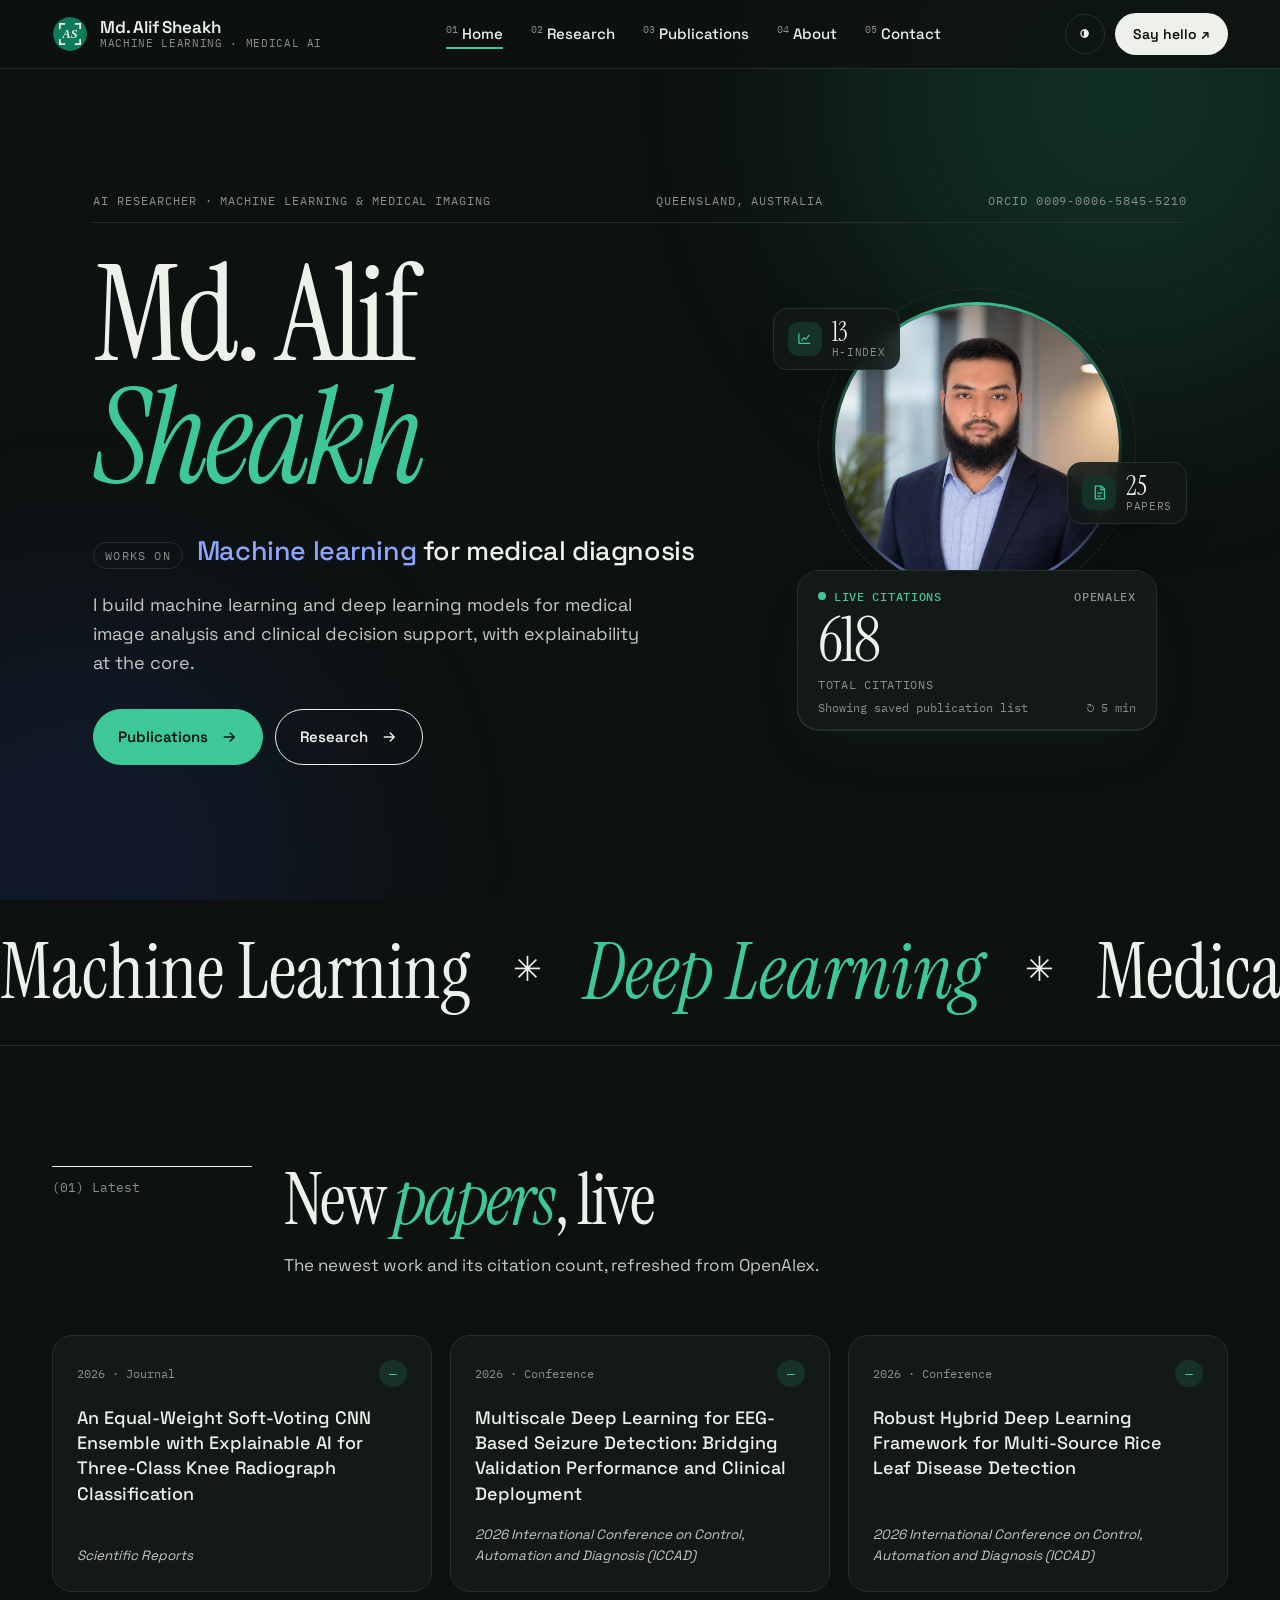
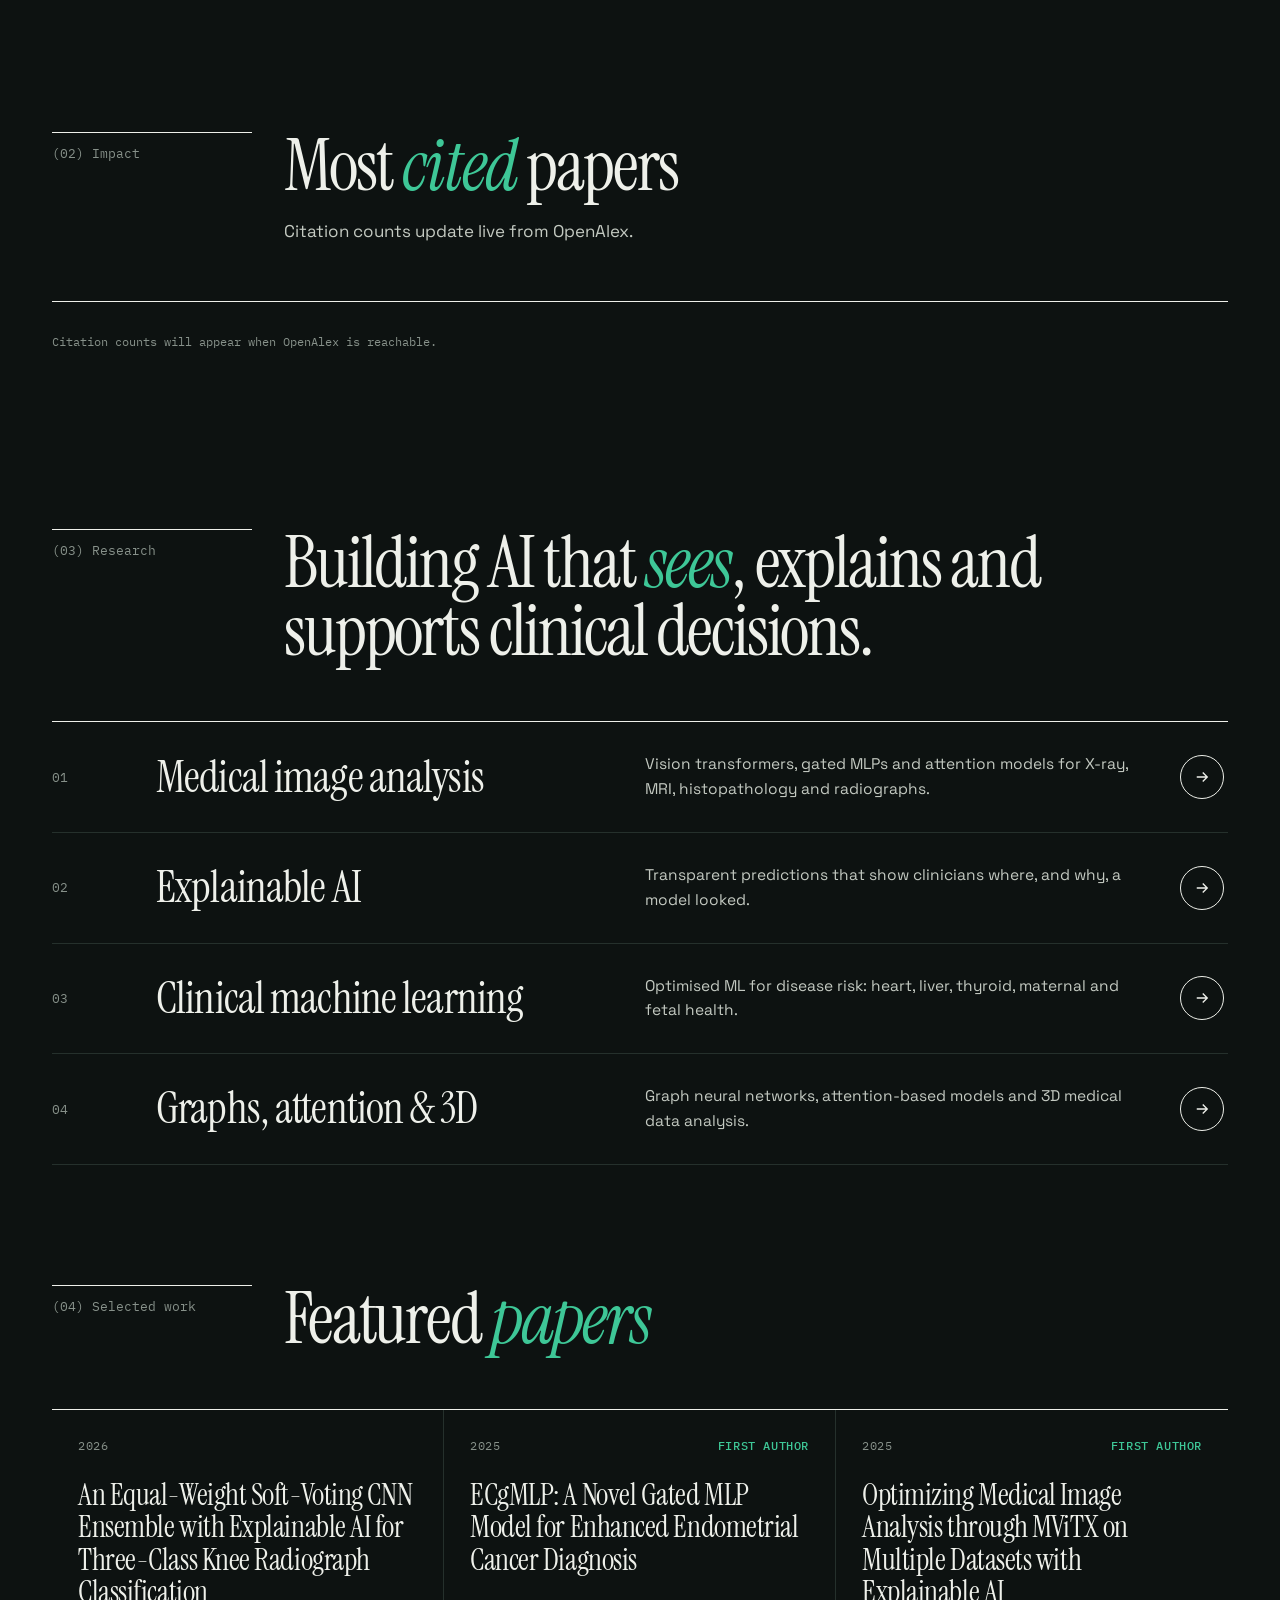
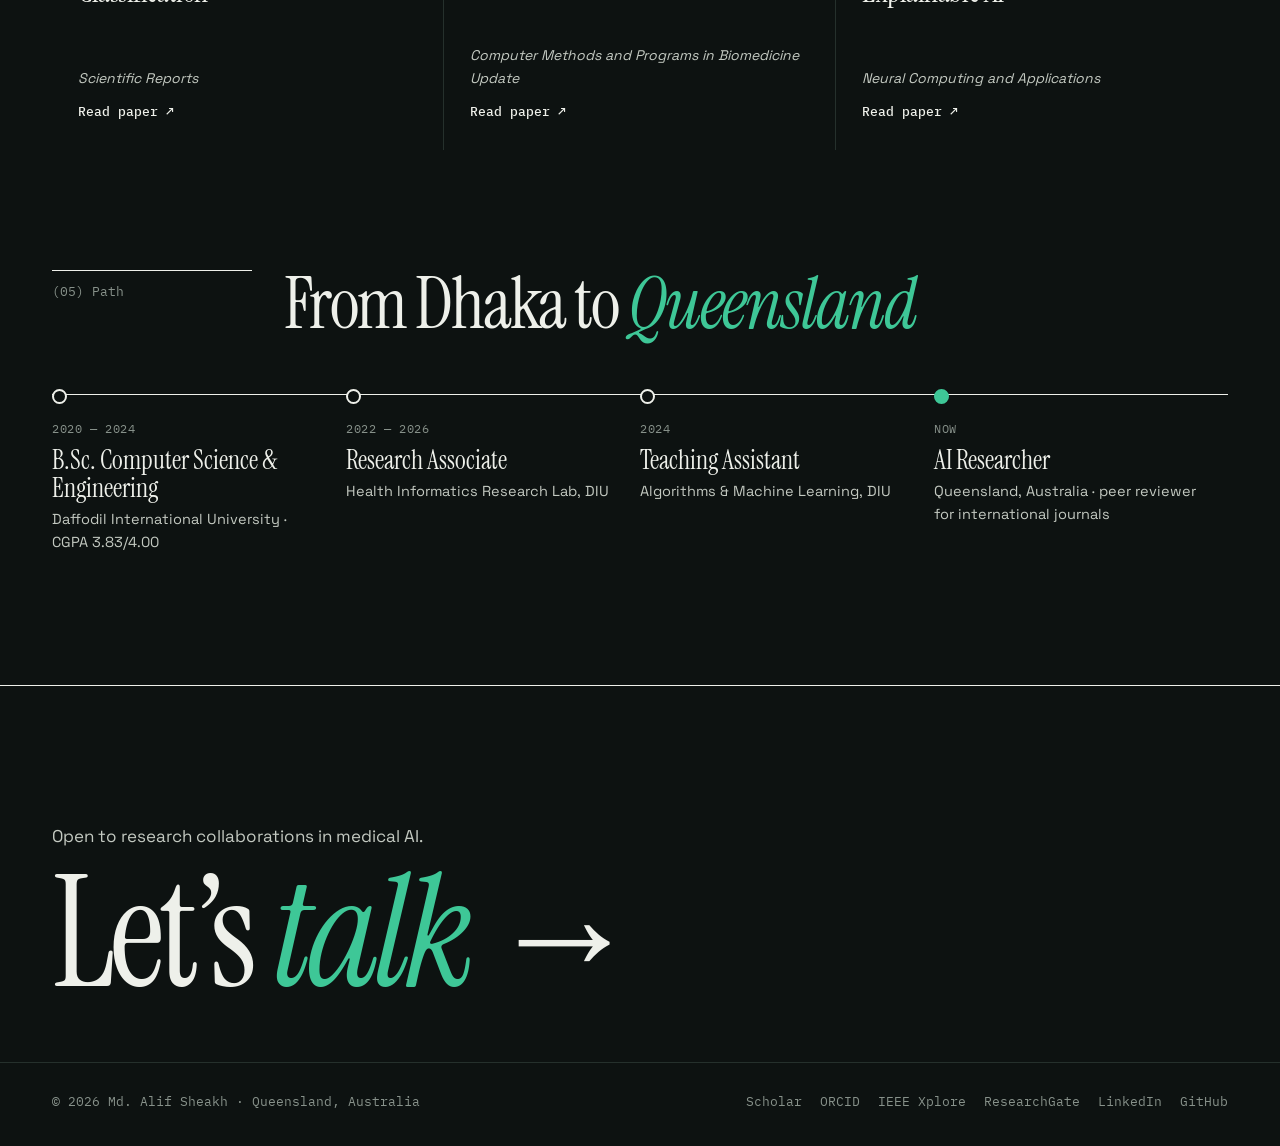
<file: index.html>
<!DOCTYPE html>
<html lang="en">
<head>
<meta charset="utf-8"><meta name="viewport" content="width=device-width, initial-scale=1">
<title>Md. Alif Sheakh — AI Researcher, Medical Imaging</title>
<meta name="description" content="Md. Alif Sheakh builds machine learning and deep learning models for medical image analysis and clinical decision support.">
<meta property="og:title" content="Md. Alif Sheakh — AI Researcher, Medical Imaging"><meta property="og:description" content="Md. Alif Sheakh builds machine learning and deep learning models for medical image analysis and clinical decision support.">
<link rel="icon" href="favicon.svg" type="image/svg+xml">
<link rel="preconnect" href="https://fonts.googleapis.com"><link rel="preconnect" href="https://fonts.gstatic.com" crossorigin>
<link href="https://fonts.googleapis.com/css2?family=Instrument+Serif:ital@0;1&family=Space+Grotesk:wght@400;500;600&family=IBM+Plex+Mono:wght@400;500&display=swap" rel="stylesheet">
<link rel="stylesheet" href="assets/style.css">
</head>
<body>

<main>
<section class="hero">
  <div class="wrap">
    <div class="hero-top"><span>AI researcher · Machine learning &amp; medical imaging</span><span>Queensland, Australia</span><span>ORCID 0009-0006-5845-5210</span></div>
    <div class="hero-grid">
      <div>
        <h1><span class="w"><span>Md. Alif</span></span><span class="w"><span class="accent">Sheakh</span></span></h1>
        <div class="swap"><span class="lbl">Works on</span>
          <div class="swap-box" id="swap">
            <span><b>Machine learning</b> for medical diagnosis</span>
            <span><b>Deep learning</b> &amp; vision transformers</span>
            <span><b>Explainable AI</b> clinicians can trust</span>
            <span><b>Attention-based models</b> for imaging</span>
            <span><b>Graph neural networks</b> &amp; 3D data</span>
          </div>
        </div>
        <p class="lede">I build machine learning and deep learning models for medical image analysis and clinical decision support, with explainability at the core.</p>
        <div class="cta-row"><a class="btn fill" href="publications.html">Publications <svg viewBox="0 0 24 24" fill="none" stroke="currentColor" stroke-width="1.8"><path d="M5 12h14M13 6l6 6-6 6"/></svg></a><a class="btn" href="research.html">Research <svg viewBox="0 0 24 24" fill="none" stroke="currentColor" stroke-width="1.8"><path d="M5 12h14M13 6l6 6-6 6"/></svg></a></div>
      </div>
      <div class="hv">
        <div class="photo-frame tilt"><div class="photo-in"><img src="assets/photo.jpg" alt="Md. Alif Sheakh" width="900" height="900"></div></div>
        <div class="chip a"><span class="ic"><svg viewBox="0 0 24 24" fill="none" stroke="currentColor" stroke-width="1.8"><path d="M4 19V5M4 19h16M8 15l3-4 3 2 5-6"/></svg></span><span><b id="chip-h">13</b><small>h-index</small></span></div>
        <div class="chip b"><span class="ic"><svg viewBox="0 0 24 24" fill="none" stroke="currentColor" stroke-width="1.8"><path d="M6 3h9l4 4v14H6z"/><path d="M14 3v5h5M9 13h7M9 17h5"/></svg></span><span><b id="chip-w">25</b><small>Papers</small></span></div>
        <aside class="live" aria-live="polite">
          <div class="live-h"><span class="dot"><i></i>Live citations</span><span>OpenAlex</span></div>
          <div class="live-big"><div><b id="n-cites">618</b><small>Total citations</small></div><div class="spark" id="spark"></div></div>
          <div class="upd"><span id="sync">Connecting…</span><span>↻ 5 min</span></div>
        </aside>
      </div>
    </div>
    </div>
  </div>
</section>

<div class="marq" aria-hidden="true"><div class="tr">
  <span>Machine Learning</span><span>Deep Learning</span><span>Medical Imaging</span><span>Explainable AI</span><span>Computer Vision</span><span>Vision Transformers</span>
  <span>Machine Learning</span><span>Deep Learning</span><span>Medical Imaging</span><span>Explainable AI</span><span>Computer Vision</span><span>Vision Transformers</span>
</div></div>

<section class="s" style="padding-bottom:20px">
  <div class="wrap">
    <div class="sh"><div class="no">(01) Latest</div><div><h2>New <i>papers</i>, live</h2><p>The newest work and its citation count, refreshed from OpenAlex.</p></div></div>
    <div class="latest-grid" id="latest"></div>
  </div>
</section>

<section class="s" style="padding-bottom:40px">
  <div class="wrap">
    <div class="sh"><div class="no">(02) Impact</div><div><h2>Most <i>cited</i> papers</h2><p>Citation counts update live from OpenAlex.</p></div></div>
    <div class="board" id="board"></div>
  </div>
</section>

<section class="s">
  <div class="wrap">
    <div class="sh"><div class="no">(03) Research</div><div><h2>Building AI that <i>sees</i>, explains and supports clinical decisions.</h2></div></div>
    <div class="rows">
      <a class="row rv" href="research.html#imaging"><span class="n">01</span><h3>Medical image analysis</h3><p>Vision transformers, gated MLPs and attention models for X-ray, MRI, histopathology and radiographs.</p><span class="ar"><svg viewBox="0 0 24 24" fill="none" stroke="currentColor" stroke-width="1.8"><path d="M5 12h14M13 6l6 6-6 6"/></svg></span></a>
      <a class="row rv" href="research.html#xai"><span class="n">02</span><h3>Explainable AI</h3><p>Transparent predictions that show clinicians where, and why, a model looked.</p><span class="ar"><svg viewBox="0 0 24 24" fill="none" stroke="currentColor" stroke-width="1.8"><path d="M5 12h14M13 6l6 6-6 6"/></svg></span></a>
      <a class="row rv" href="research.html#ml"><span class="n">03</span><h3>Clinical machine learning</h3><p>Optimised ML for disease risk: heart, liver, thyroid, maternal and fetal health.</p><span class="ar"><svg viewBox="0 0 24 24" fill="none" stroke="currentColor" stroke-width="1.8"><path d="M5 12h14M13 6l6 6-6 6"/></svg></span></a>
      <a class="row rv" href="research.html#next"><span class="n">04</span><h3>Graphs, attention &amp; 3D</h3><p>Graph neural networks, attention-based models and 3D medical data analysis.</p><span class="ar"><svg viewBox="0 0 24 24" fill="none" stroke="currentColor" stroke-width="1.8"><path d="M5 12h14M13 6l6 6-6 6"/></svg></span></a>
    </div>
  </div>
</section>

<section class="s" style="padding-top:0">
  <div class="wrap">
    <div class="sh"><div class="no">(04) Selected work</div><div><h2>Featured <i>papers</i></h2></div></div>
    <div class="feat" id="feat"></div>
  </div>
</section>

<section class="s" style="padding-top:0">
  <div class="wrap">
    <div class="sh"><div class="no">(05) Path</div><div><h2>From Dhaka to <i>Queensland</i></h2></div></div>
    <div class="htl">
      <div class="st rv"><div class="y">2020 — 2024</div><h4>B.Sc. Computer Science &amp; Engineering</h4><p>Daffodil International University · CGPA 3.83/4.00</p></div>
      <div class="st rv d1"><div class="y">2022 — 2026</div><h4>Research Associate</h4><p>Health Informatics Research Lab, DIU</p></div>
      <div class="st rv d2"><div class="y">2024</div><h4>Teaching Assistant</h4><p>Algorithms &amp; Machine Learning, DIU</p></div>
      <div class="st now rv d3"><div class="y">NOW</div><h4>AI Researcher</h4><p>Queensland, Australia · peer reviewer for international journals</p></div>
    </div>
  </div>
</section>

<section class="closing">
  <div class="wrap">
    <p class="rv">Open to research collaborations in medical AI.</p>
    <a class="big rv" href="contact.html">Let’s <i>talk</i> <span>→</span></a>
  </div>
</section>
</main>
<script src="assets/main.js"></script>
<script src="assets/pubs.js"></script>
<script>
swapper(document.getElementById("swap"));
let first=true, prevCites={};
const link = p => p.doi ? "https://doi.org/"+p.doi : "publications.html";
loadPublications((d, mode) => {
  const s=d.stats, set=(id,v)=>{ const el=document.getElementById(id); if(v==null) return; el.dataset.from = first?0:(parseInt(el.textContent.replace(/,/g,""))||0); countTo(el,v); };
  set("n-cites",s.citations); set("chip-h",s.h); set("chip-w",s.works);
  document.getElementById("sync").textContent = mode==="live" ? "● Updated " + new Date(d.at).toLocaleTimeString([], {hour:"numeric", minute:"2-digit"}) : (mode==="cached" ? "Last synced " + new Date(d.at).toLocaleDateString() : "Saved figures");

  // sparkline: citations per year
  const yrs=(s.byYear||[]).filter(r=>r.cites>0).sort((a,b)=>a.year-b.year), mx=Math.max(1,...yrs.map(r=>r.cites));
  document.getElementById("spark").innerHTML = yrs.map((r,i)=>`<i title="${r.year}: ${r.cites}" style="height:${Math.max(4,r.cites/mx*64)}px;animation-delay:${i*.08}s"></i>`).join("");

  const pool=d.pubs.filter(p=>p.type!=="review");
  // latest papers with live citation counts (chip flashes when a count changes)
  const latest=pool.slice().sort((a,b)=>b.year-a.year||(b.cites||0)-(a.cites||0)).slice(0,3);
  document.getElementById("latest").innerHTML = latest.map((p,i)=>{ const k=p.doi||p.title, bump=!first&&prevCites[k]!=null&&prevCites[k]!==p.cites;
    return `<a class="lc rv ${i?'d'+i:''}" href="${link(p)}" target="_blank" rel="noopener"><div class="top"><span>${p.year} · ${p.type==="conference"?"Conference":p.type==="chapter"?"Chapter":"Journal"}</span><span class="cite-chip${bump?' bump':''}">${p.cites!=null?p.cites+' cites':'—'}</span></div><h3>${esc(p.title)}</h3><div class="v">${esc(p.venue)}</div></a>`; }).join("");
  reveal(document.getElementById("latest"));

  // most-cited board
  const top=pool.filter(p=>p.cites!=null).sort((a,b)=>b.cites-a.cites).slice(0,5), tmax=Math.max(1,...top.map(p=>p.cites));
  document.getElementById("board").innerHTML = top.length ? top.map((p,i)=>`<div class="bd rv"><span class="r">${i+1}</span><div><a href="${link(p)}" target="_blank" rel="noopener">${esc(p.title)}</a><small>${esc(p.venue)} · ${p.year}</small></div><div class="bar"><i style="width:${p.cites/tmax*100}%"></i></div><span class="n">${p.cites}</span></div>`).join("")
    : '<p class="note" style="padding:20px 0">Citation counts will appear when OpenAlex is reachable.</p>';
  reveal(document.getElementById("board"));

  // featured
  const pick=[...pool.filter(p=>p.featured).sort((a,b)=>b.year-a.year), ...pool.filter(p=>!p.featured&&isFirst(p)).sort((a,b)=>(b.cites||0)-(a.cites||0))].slice(0,3);
  document.getElementById("feat").innerHTML = pick.map((p,i)=>`<a class="fp rv ${i?'d'+i:''}" href="${link(p)}" target="_blank" rel="noopener">
     <div class="k"><span>${p.year}</span><b>${isFirst(p)?'First author':''}</b></div>
     <h3>${esc(p.title)}</h3>
     <div class="v"><i>${esc(p.venue)}</i>${p.cites!=null?' · <b>'+p.cites+'</b> citations':''}</div>
     <span class="go">Read paper ↗</span></a>`).join("");
  reveal(document.getElementById("feat"));
  pool.forEach(p=>prevCites[p.doi||p.title]=p.cites); first=false;
});
</script>

</body>
</html>
</file>
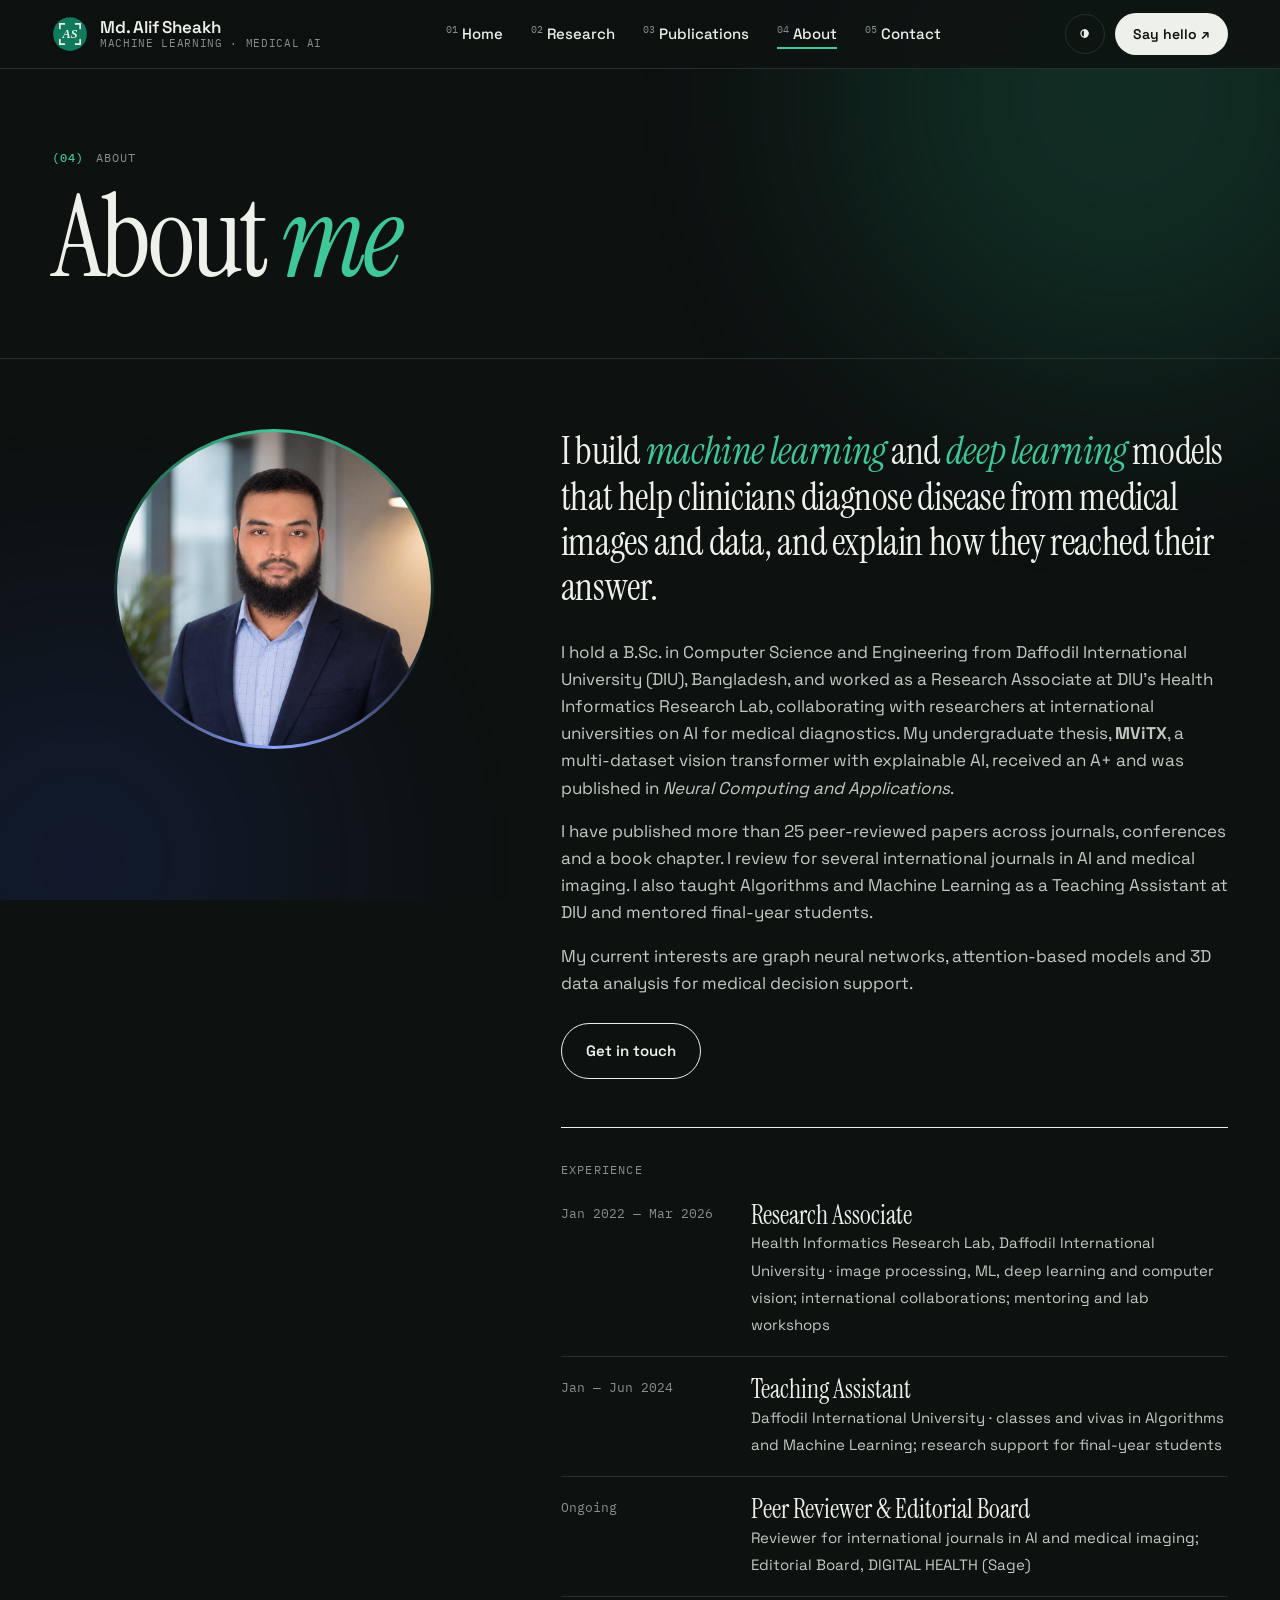
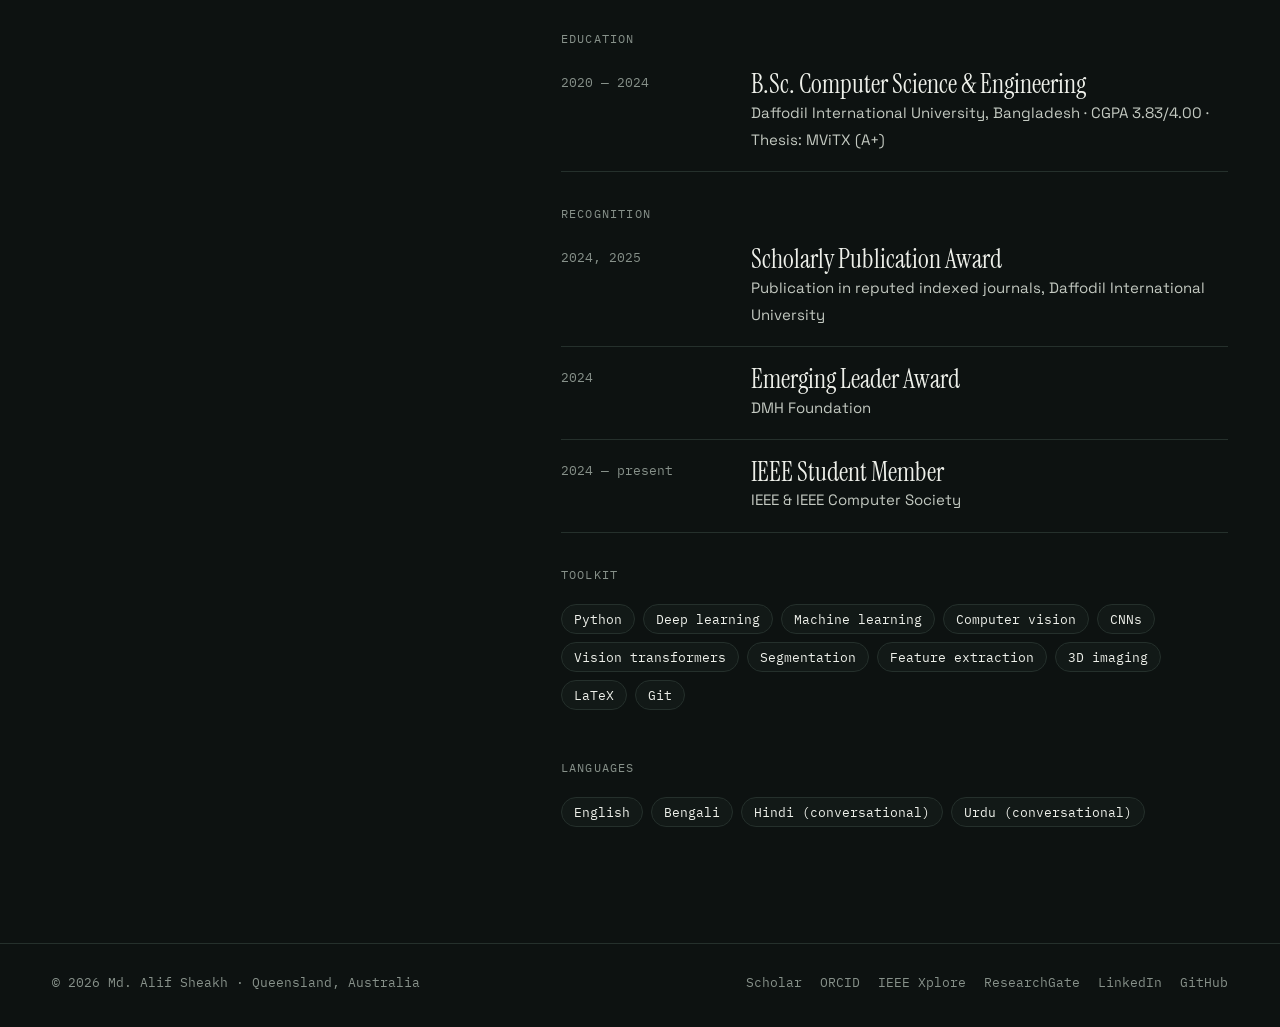
<file: about.html>
<!DOCTYPE html>
<html lang="en">
<head>
<meta charset="utf-8"><meta name="viewport" content="width=device-width, initial-scale=1">
<title>About — Md. Alif Sheakh</title>
<meta name="description" content="About Md. Alif Sheakh: education, research experience, editorial roles and awards.">
<meta property="og:title" content="About — Md. Alif Sheakh"><meta property="og:description" content="About Md. Alif Sheakh: education, research experience, editorial roles and awards.">
<link rel="icon" href="favicon.svg" type="image/svg+xml">
<link rel="preconnect" href="https://fonts.googleapis.com"><link rel="preconnect" href="https://fonts.gstatic.com" crossorigin>
<link href="https://fonts.googleapis.com/css2?family=Instrument+Serif:ital@0;1&family=Space+Grotesk:wght@400;500;600&family=IBM+Plex+Mono:wght@400;500&display=swap" rel="stylesheet">
<link rel="stylesheet" href="assets/style.css">
</head>
<body>

<header class="ph"><div class="wrap">
  <div class="crumb"><b>(04)</b> About</div>
  <h1 class="rv">About <i>me</i></h1>
</div></header>
<main class="wrap" style="padding:70px 32px 100px">
  <div class="ab-grid">
    <div class="portrait">
      <!-- Photo: replace assets/photo.jpg to change it -->
      <img class="photo" src="assets/photo.jpg" alt="Md. Alif Sheakh">
      <div class="cap"><span>Md. Alif Sheakh</span><span>QLD · AU</span></div>
    </div>
    <div>
      <p class="lead-p rv">I build <i>machine learning</i> and <i>deep learning</i> models that help clinicians diagnose disease from medical images and data, and explain how they reached their answer.</p>
      <div class="body-p rv d1">
        <p>I hold a B.Sc. in Computer Science and Engineering from Daffodil International University (DIU), Bangladesh, and worked as a Research Associate at DIU’s Health Informatics Research Lab, collaborating with researchers at international universities on AI for medical diagnostics. My undergraduate thesis, <strong>MViTX</strong>, a multi-dataset vision transformer with explainable AI, received an A+ and was published in <em>Neural Computing and Applications</em>.</p>
        <p>I have published more than 25 peer-reviewed papers across journals, conferences and a book chapter. I review for several international journals in AI and medical imaging. I also taught Algorithms and Machine Learning as a Teaching Assistant at DIU and mentored final-year students.</p>
        <p>My current interests are graph neural networks, attention-based models and 3D data analysis for medical decision support.</p>
      </div>
      <div class="cta-row rv" style="margin-top:26px"><a class="btn fill cv-link" href="cv.pdf" target="_blank" rel="noopener">Download CV ↗</a><a class="btn" href="contact.html">Get in touch</a></div>

      <div class="cv-list">
        <h4>Experience</h4>
        <div class="cv-item rv"><div class="d">Jan 2022 — Mar 2026</div><div><b>Research Associate</b><span>Health Informatics Research Lab, Daffodil International University · image processing, ML, deep learning and computer vision; international collaborations; mentoring and lab workshops</span></div></div>
        <div class="cv-item rv"><div class="d">Jan — Jun 2024</div><div><b>Teaching Assistant</b><span>Daffodil International University · classes and vivas in Algorithms and Machine Learning; research support for final-year students</span></div></div>
        <div class="cv-item rv"><div class="d">Ongoing</div><div><b>Peer Reviewer &amp; Editorial Board</b><span>Reviewer for international journals in AI and medical imaging; Editorial Board, DIGITAL HEALTH (Sage)</span></div></div>
        <h4>Education</h4>
        <div class="cv-item rv"><div class="d">2020 — 2024</div><div><b>B.Sc. Computer Science &amp; Engineering</b><span>Daffodil International University, Bangladesh · CGPA 3.83/4.00 · Thesis: MViTX (A+)</span></div></div>
        <h4>Recognition</h4>
        <div class="cv-item rv"><div class="d">2024, 2025</div><div><b>Scholarly Publication Award</b><span>Publication in reputed indexed journals, Daffodil International University</span></div></div>
        <div class="cv-item rv"><div class="d">2024</div><div><b>Emerging Leader Award</b><span>DMH Foundation</span></div></div>
        <div class="cv-item rv"><div class="d">2024 — present</div><div><b>IEEE Student Member</b><span>IEEE &amp; IEEE Computer Society</span></div></div>
        <h4>Toolkit</h4>
        <div class="tags rv" style="display:flex;flex-wrap:wrap;gap:8px;padding:16px 0"><span class="tag">Python</span><span class="tag">Deep learning</span><span class="tag">Machine learning</span><span class="tag">Computer vision</span><span class="tag">CNNs</span><span class="tag">Vision transformers</span><span class="tag">Segmentation</span><span class="tag">Feature extraction</span><span class="tag">3D imaging</span><span class="tag">LaTeX</span><span class="tag">Git</span></div>
        <h4>Languages</h4>
        <div class="tags rv" style="display:flex;flex-wrap:wrap;gap:8px;padding:16px 0"><span class="tag">English</span><span class="tag">Bengali</span><span class="tag">Hindi (conversational)</span><span class="tag">Urdu (conversational)</span></div>
      </div>
    </div>
  </div>
</main>
<script src="assets/main.js"></script>
<script src="assets/pubs.js"></script>
</body>
</html>
</file>
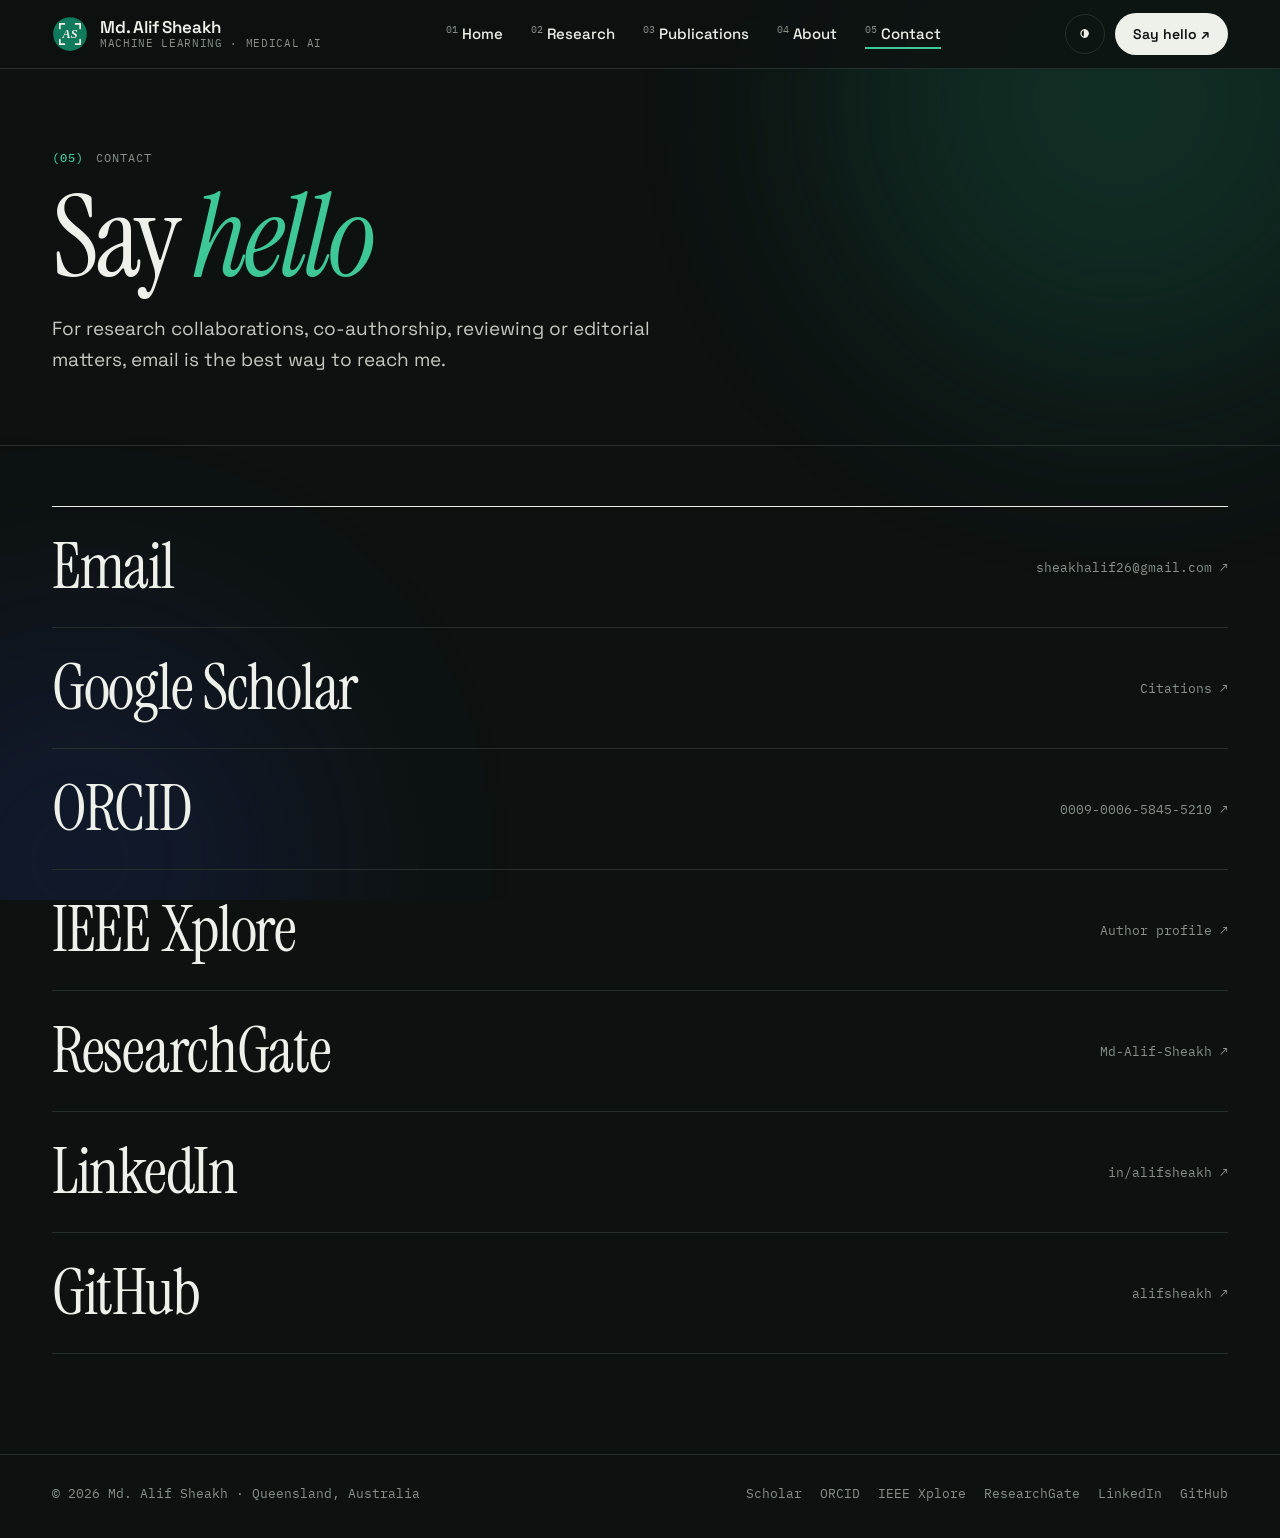
<file: contact.html>
<!DOCTYPE html>
<html lang="en">
<head>
<meta charset="utf-8"><meta name="viewport" content="width=device-width, initial-scale=1">
<title>Contact — Md. Alif Sheakh</title>
<meta name="description" content="Contact Md. Alif Sheakh.">
<meta property="og:title" content="Contact — Md. Alif Sheakh"><meta property="og:description" content="Contact Md. Alif Sheakh.">
<link rel="icon" href="favicon.svg" type="image/svg+xml">
<link rel="preconnect" href="https://fonts.googleapis.com"><link rel="preconnect" href="https://fonts.gstatic.com" crossorigin>
<link href="https://fonts.googleapis.com/css2?family=Instrument+Serif:ital@0;1&family=Space+Grotesk:wght@400;500;600&family=IBM+Plex+Mono:wght@400;500&display=swap" rel="stylesheet">
<link rel="stylesheet" href="assets/style.css">
</head>
<body>

<header class="ph"><div class="wrap">
  <div class="crumb"><b>(05)</b> Contact</div>
  <h1 class="rv">Say <i>hello</i></h1>
  <p class="rv d1">For research collaborations, co-authorship, reviewing or editorial matters, email is the best way to reach me.</p>
</div></header>
<main class="wrap" style="padding:60px 32px 100px"><div class="clist" id="cl"></div></main>
<script src="assets/main.js"></script>
<script src="assets/pubs.js"></script>
<script>
const L=[["Email",PROFILE.email,"mailto:"+PROFILE.email],["Google Scholar","Citations",PROFILE.scholar],["ORCID","0009-0006-5845-5210",PROFILE.orcid],["IEEE Xplore","Author profile",PROFILE.ieee],["ResearchGate","Md-Alif-Sheakh",PROFILE.researchgate],["LinkedIn","in/alifsheakh",PROFILE.linkedin],["GitHub","alifsheakh",PROFILE.github]];
document.getElementById("cl").innerHTML=L.map(([t,s,h])=>`<a class="cl rv" href="${h}" ${h.startsWith("mailto")?"":'target="_blank" rel="noopener"'}><span class="t">${t}</span><span class="s">${s} ↗</span></a>`).join("");
reveal();
</script>
</body>
</html>
</file>
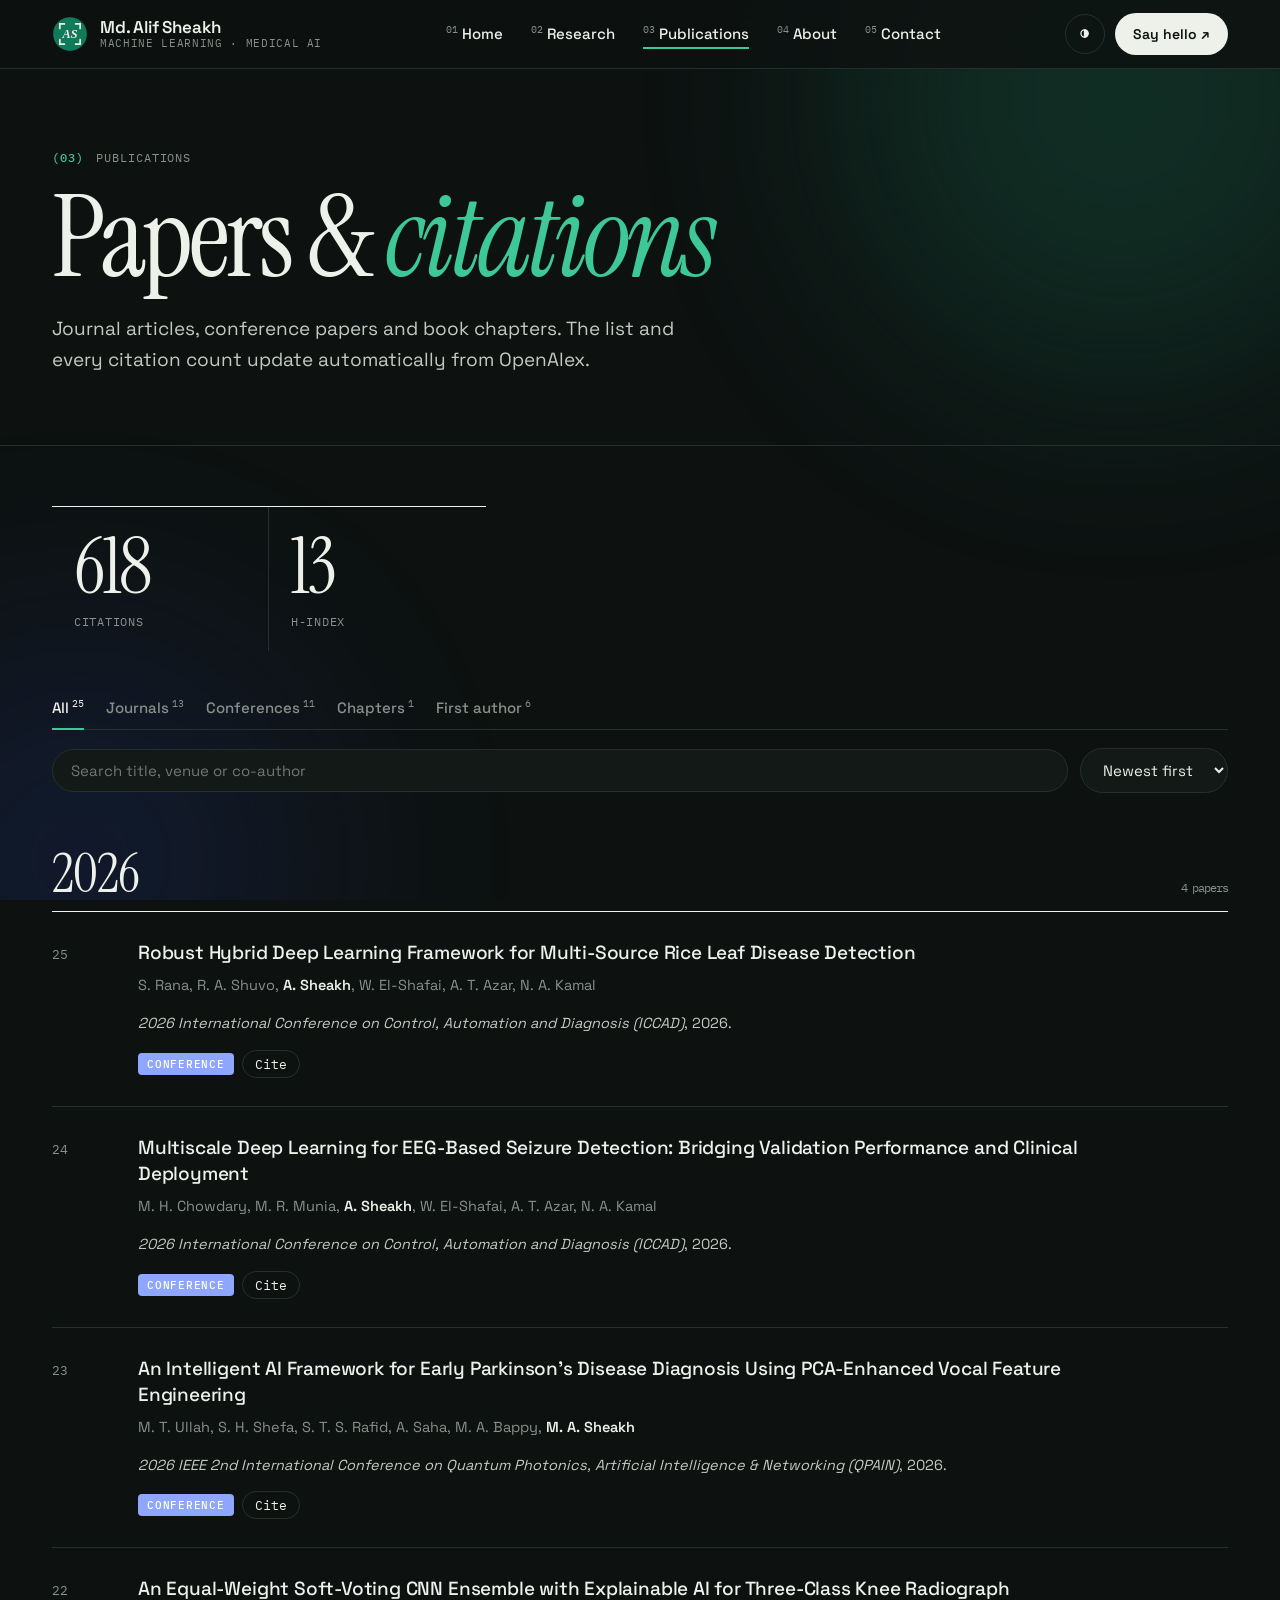
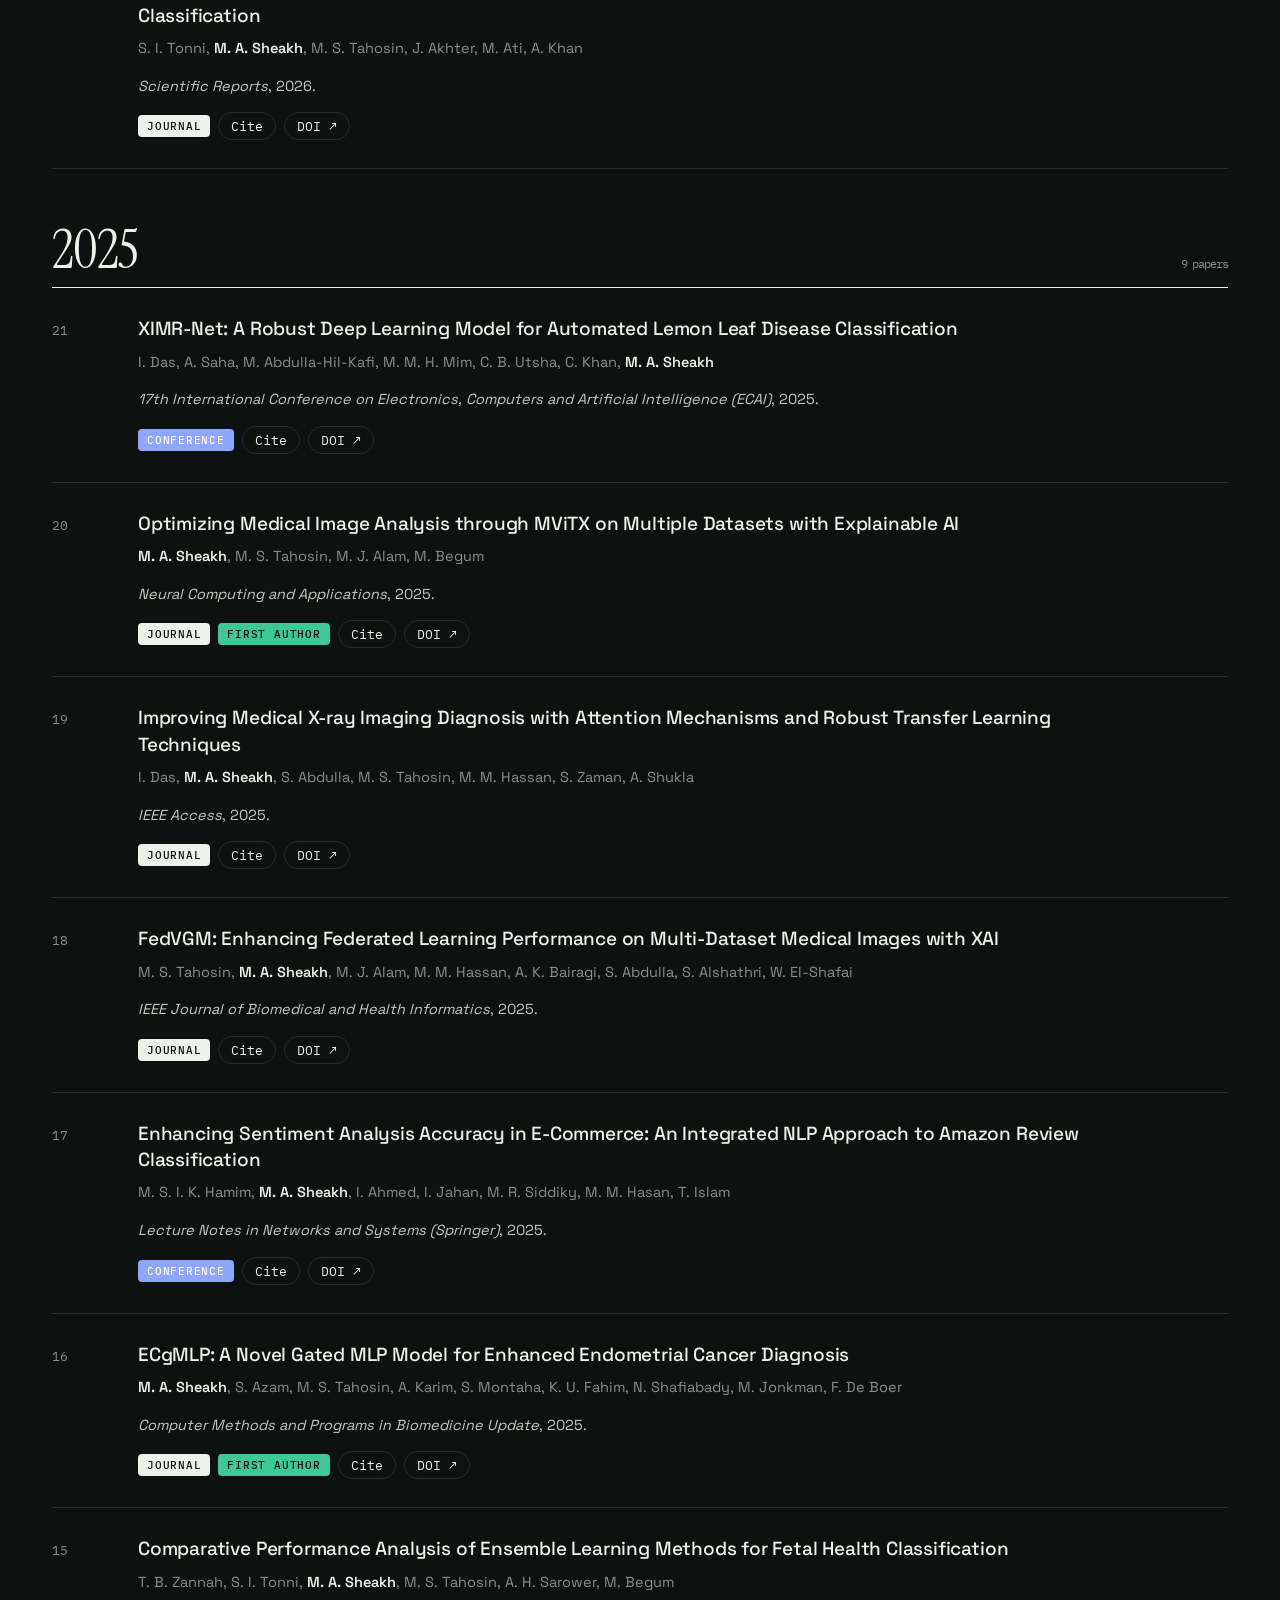
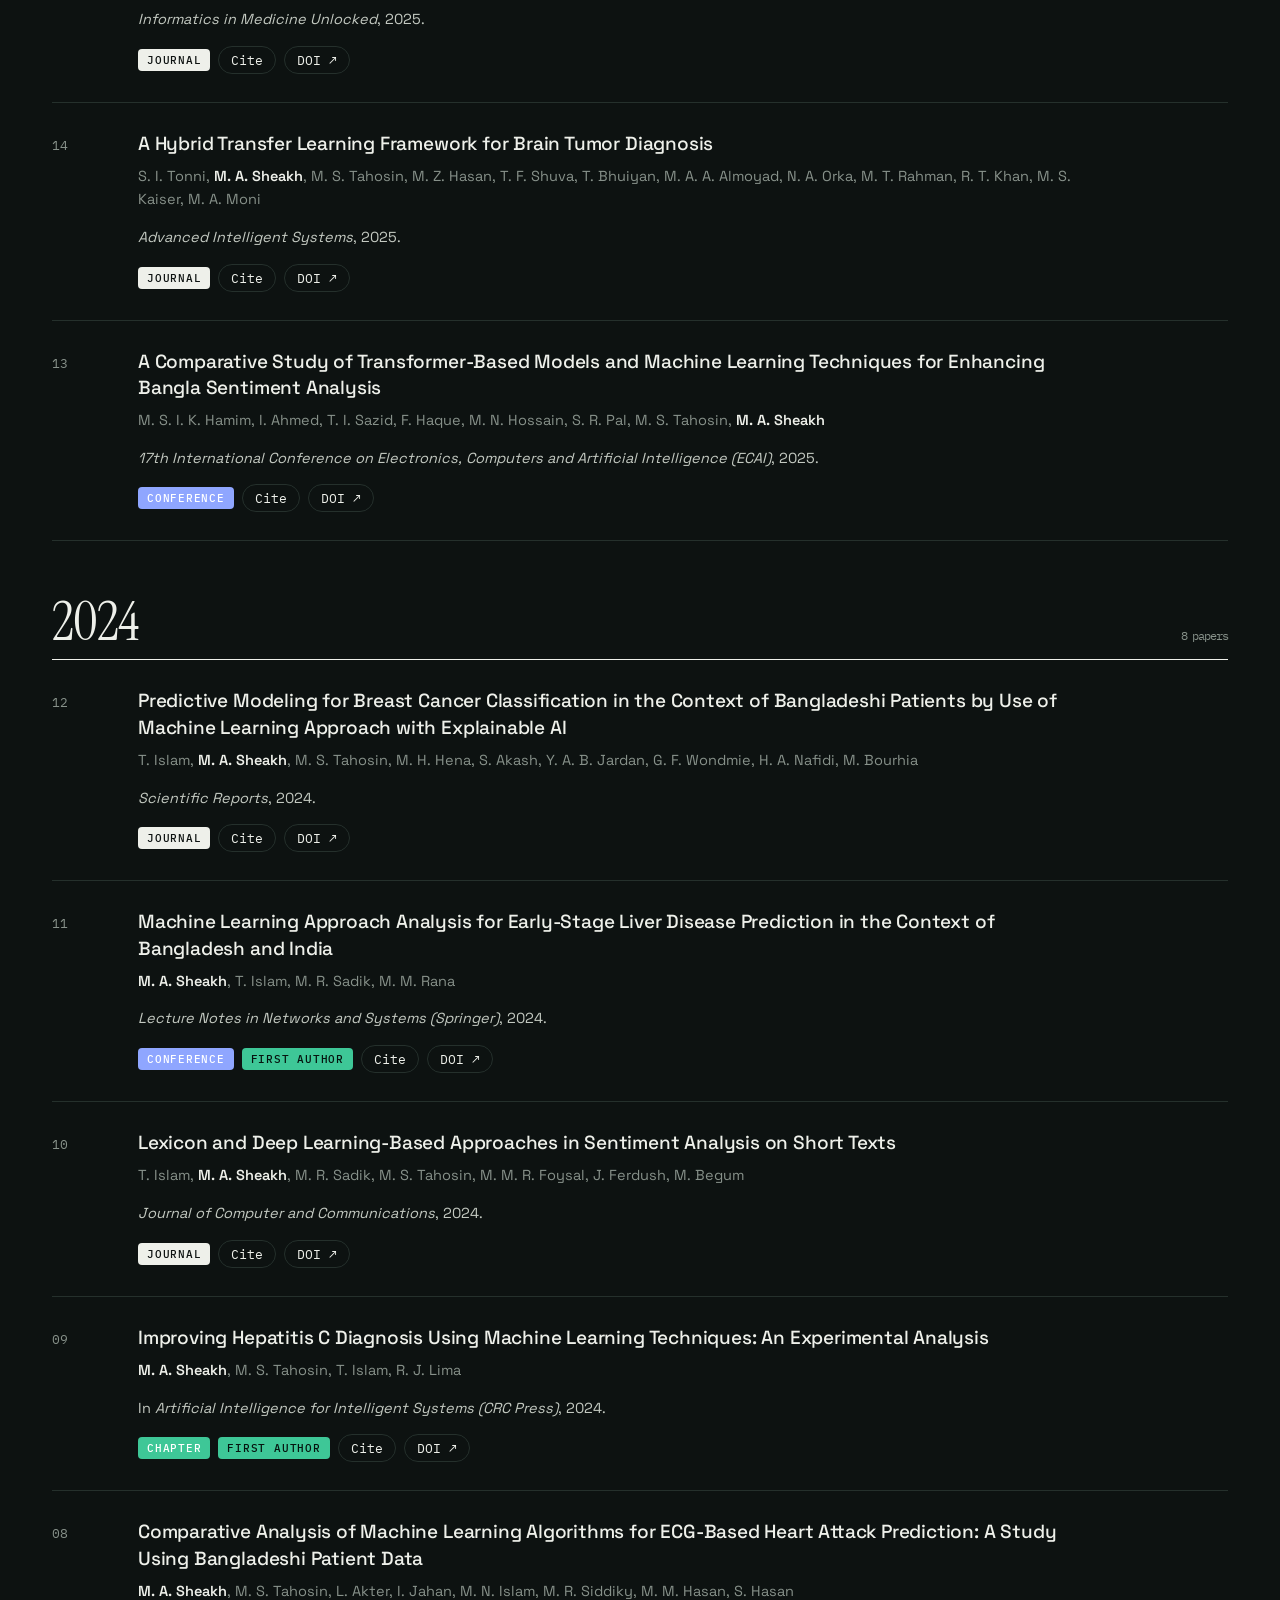
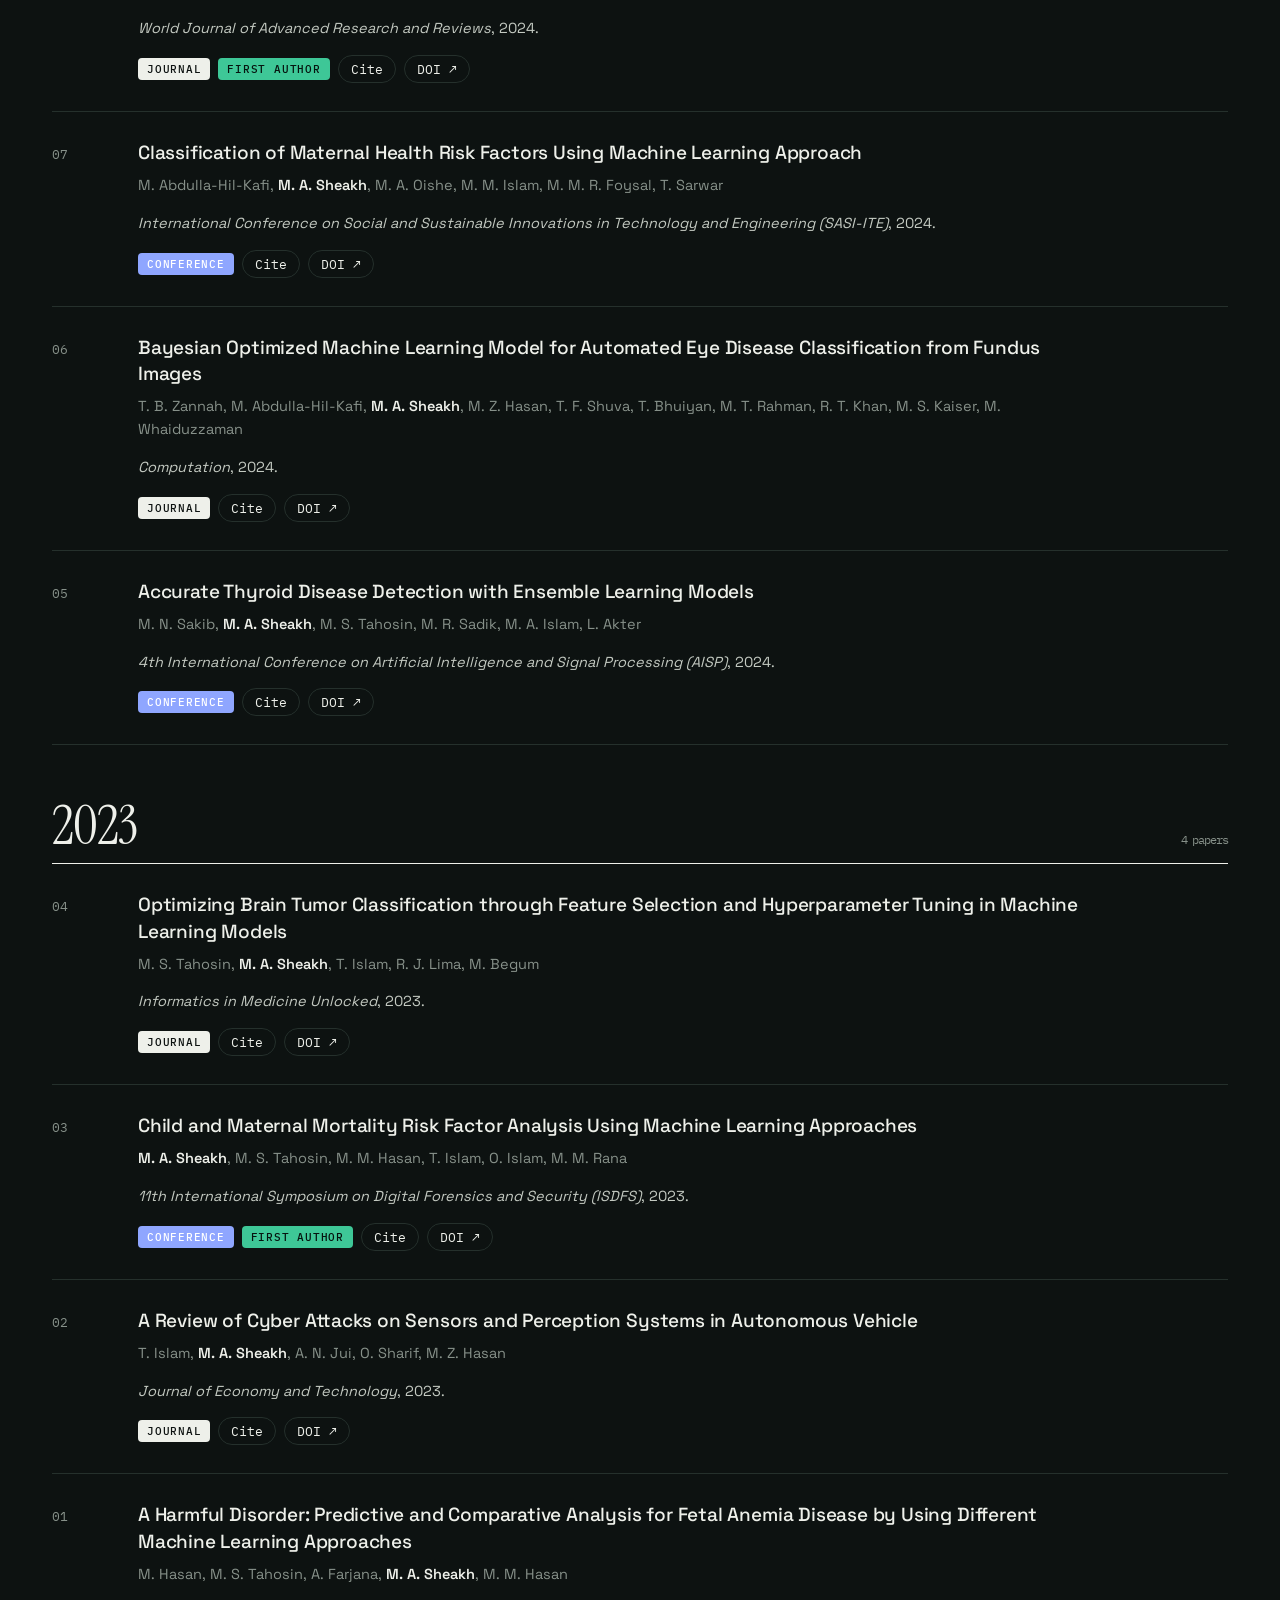
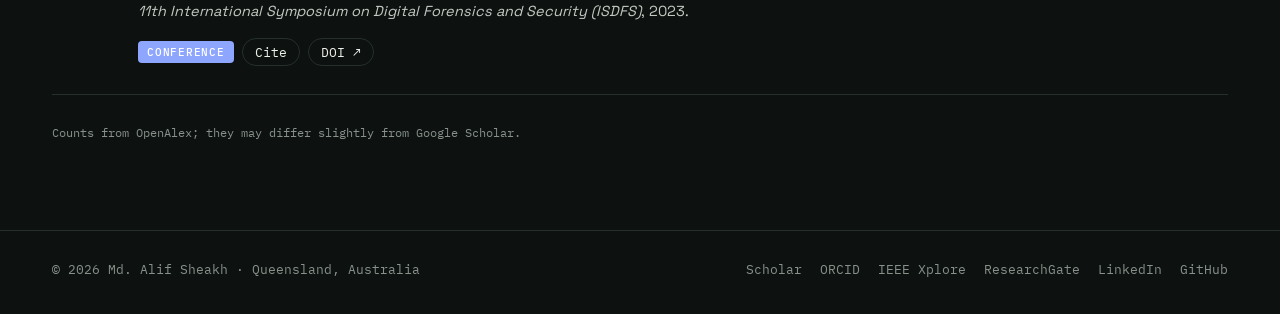
<file: publications.html>
<!DOCTYPE html>
<html lang="en">
<head>
<meta charset="utf-8"><meta name="viewport" content="width=device-width, initial-scale=1">
<title>Publications — Md. Alif Sheakh</title>
<meta name="description" content="Publications of Md. Alif Sheakh with live citation counts from OpenAlex.">
<meta property="og:title" content="Publications — Md. Alif Sheakh"><meta property="og:description" content="Publications of Md. Alif Sheakh with live citation counts from OpenAlex.">
<link rel="icon" href="favicon.svg" type="image/svg+xml">
<link rel="preconnect" href="https://fonts.googleapis.com"><link rel="preconnect" href="https://fonts.gstatic.com" crossorigin>
<link href="https://fonts.googleapis.com/css2?family=Instrument+Serif:ital@0;1&family=Space+Grotesk:wght@400;500;600&family=IBM+Plex+Mono:wght@400;500&display=swap" rel="stylesheet">
<link rel="stylesheet" href="assets/style.css">
</head>
<body>

<header class="ph"><div class="wrap">
  <div class="crumb"><b>(03)</b> Publications</div>
  <h1 class="rv">Papers &amp; <i>citations</i></h1>
  <p class="rv d1">Journal articles, conference papers and book chapters. The list and every citation count update automatically from OpenAlex.</p>
</div></header>
<main class="wrap">
  <div class="pub-grid">
    <div class="strip" style="grid-template-columns:1fr 1fr;border-bottom:0">
      <div><b id="n-cites">618</b><span>Citations</span></div>
      <div><b id="n-h">13</b><span>h-index</span></div>
    </div>
    <div><div class="chart" id="chart"></div><div class="chart-x" id="chartx"></div><p class="note">Citations per year · <span id="sync">Connecting to OpenAlex…</span></p></div>
  </div>
  <div class="tabs" role="group" aria-label="Filter">
    <button data-f="all" aria-pressed="true">All<sup data-c="all"></sup></button>
    <button data-f="journal" aria-pressed="false">Journals<sup data-c="journal"></sup></button>
    <button data-f="conference" aria-pressed="false">Conferences<sup data-c="conference"></sup></button>
    <button data-f="chapter" aria-pressed="false">Chapters<sup data-c="chapter"></sup></button>
    <button data-f="first" aria-pressed="false">First author<sup data-c="first"></sup></button>
  </div>
  <div class="tools-row"><input id="q" type="search" placeholder="Search title, venue or co-author" aria-label="Search"><select id="sort" aria-label="Sort"><option value="year">Newest first</option><option value="cites">Most cited</option></select></div>
  <div id="list"><div class="skel"></div><div class="skel"></div><div class="skel"></div></div>
  <p class="note" style="margin:30px 0 90px">Counts from <a href="https://openalex.org" target="_blank" rel="noopener" style="color:var(--orange)">OpenAlex</a>; they may differ slightly from <a id="gs" target="_blank" rel="noopener" style="color:var(--orange)">Google Scholar</a>.</p>
</main>
<script src="assets/main.js"></script>
<script src="assets/pubs.js"></script>
<script>
document.getElementById("gs").href = PROFILE.scholar;
const TL = {journal:"Journal",conference:"Conference",chapter:"Chapter",review:"Under review",preprint:"Preprint"};
let DATA=[], f="all", q="", sort="year", first=true;
const ok = p => (f==="all" || (f==="first" ? isFirst(p)&&p.type!=="review" : p.type===f)) && (!q || (p.title+" "+p.venue+" "+p.authors.join(" ")).toLowerCase().includes(q));
function src(p){
  if(p.type==="review") return "Manuscript under review";
  let s=(p.type==="chapter"?"In ":"")+`<i>${esc(p.venue)}</i>`;
  if(p.volume) s+=`, ${esc(p.volume)}`; if(p.issue) s+=`(${esc(p.issue)})`; if(p.pages) s+=`, ${esc(p.pages)}`;
  return s+`, ${p.year}.`;
}
function item(p,n){ return `<article class="pe rv">
  <div class="ix">${String(n).padStart(2,"0")}</div>
  <div>
    <h3>${p.doi?`<a href="https://doi.org/${p.doi}" target="_blank" rel="noopener">${esc(p.title)}</a>`:esc(p.title)}</h3>
    <p class="au">${authorsHtml(p.authors,30)}</p>
    <p class="src">${src(p)}</p>
    <div class="ac"><span class="ty ${p.type}">${TL[p.type]}</span>${isFirst(p)&&p.type!=="review"?'<span class="ty first">First author</span>':''}
      ${p.abstract?'<button class="ab" data-p="abs" aria-expanded="false">Abstract</button>':''}
      ${p.type!=="review"?'<button class="ab" data-p="cite" aria-expanded="false">Cite</button>':''}
      ${p.doi?`<a class="ab" href="https://doi.org/${p.doi}" target="_blank" rel="noopener">DOI ↗</a>`:''}
      ${p.oa?`<a class="ab oa" href="${esc(p.oa)}" target="_blank" rel="noopener">Free PDF ↗</a>`:''}</div>
    ${p.abstract?`<div class="pnl" data-for="abs">${esc(p.abstract)}</div>`:''}
    ${p.type!=="review"?`<div class="pnl" data-for="cite"><div class="h"><h5>APA 7</h5><button class="ab" data-copy="apa">Copy</button></div><pre data-src="apa">${apa(p)}</pre><div class="h"><h5>BIBTEX</h5><button class="ab" data-copy="bib">Copy</button></div><pre data-src="bib">${esc(bibtex(p))}</pre></div>`:''}
  </div>
  <div class="cn">${p.cites!=null?`<b>${p.cites}</b><span>CITED BY</span>`:''}</div></article>`; }
function draw(){
  document.querySelectorAll("[data-c]").forEach(el=>{ const k=el.dataset.c; el.textContent=DATA.filter(p=>k==="all"?true:k==="first"?isFirst(p)&&p.type!=="review":p.type===k).length; });
  const V=DATA.filter(ok), L=document.getElementById("list");
  if(!V.length){ L.innerHTML='<p style="padding:40px 0;color:var(--muted)">Nothing matches.</p>'; return; }
  const pub=DATA.filter(p=>p.type!=="review").slice().sort((a,b)=>a.year-b.year||a.title.localeCompare(b.title));
  const num=p=> p.type==="review" ? "R" : pub.indexOf(p)+1;
  if(sort==="cites"){ L.innerHTML=V.slice().sort((a,b)=>(b.cites??-1)-(a.cites??-1)).map(p=>item(p,num(p))).join(""); }
  else{
    const g={}; V.forEach(p=>{ const k=p.type==="review"?"Under review":String(p.year); (g[k]=g[k]||[]).push(p); });
    L.innerHTML=Object.keys(g).sort((a,b)=>a==="Under review"?-1:b==="Under review"?1:b-a)
      .map(k=>`<h2 class="yrh rv">${k}<small>${g[k].length} paper${g[k].length>1?"s":""}</small></h2>`+g[k].sort((a,b)=>num(b)-num(a)).map(p=>item(p,num(p))).join("")).join("");
  }
  reveal(L);
}
document.getElementById("list").addEventListener("click", e=>{
  const b=e.target.closest("button"); if(!b) return; const c=b.closest(".pe");
  if(b.dataset.p){ const pn=c.querySelector(`.pnl[data-for="${b.dataset.p}"]`), open=!pn.classList.contains("open");
    c.querySelectorAll(".pnl").forEach(x=>x.classList.remove("open")); c.querySelectorAll("[data-p]").forEach(x=>x.setAttribute("aria-expanded","false"));
    if(open){ pn.classList.add("open"); b.setAttribute("aria-expanded","true"); } }
  if(b.dataset.copy){ const t=c.querySelector(`pre[data-src="${b.dataset.copy}"]`).textContent;
    const done=()=>{ b.textContent="Copied ✓"; setTimeout(()=>b.textContent="Copy",1500); };
    if(navigator.clipboard&&navigator.clipboard.writeText) navigator.clipboard.writeText(t).then(done,()=>{});
    else{ const ta=document.createElement("textarea"); ta.value=t; document.body.append(ta); ta.select(); try{document.execCommand("copy");done();}catch(_){} ta.remove(); } }
});
function chart(rows){
  rows=(rows||[]).filter(r=>r.cites>0).sort((a,b)=>a.year-b.year);
  const C=document.getElementById("chart"), X=document.getElementById("chartx");
  if(rows.length<2){ C.parentElement.style.display="none"; return; }
  C.parentElement.style.display=""; const m=Math.max(...rows.map(r=>r.cites));
  C.innerHTML=rows.map((r,i)=>`<div class="c"><b>${r.cites}</b><i style="height:${Math.max(3,r.cites/m*88)}px;animation-delay:${i*.08}s"></i></div>`).join("");
  X.innerHTML=rows.map(r=>`<span>${r.year}</span>`).join("");
}
document.querySelectorAll(".tabs button").forEach(b=>b.onclick=()=>{ document.querySelectorAll(".tabs button").forEach(x=>x.setAttribute("aria-pressed","false")); b.setAttribute("aria-pressed","true"); f=b.dataset.f; draw(); });
document.getElementById("q").oninput=e=>{ q=e.target.value.trim().toLowerCase(); draw(); };
document.getElementById("sort").onchange=e=>{ sort=e.target.value; draw(); };
loadPublications((d,mode)=>{
  DATA=d.pubs; draw(); chart(d.stats.byYear);
  const s=d.stats, set=(id,v)=>{ const el=document.getElementById(id); if(v==null) return; el.dataset.from=first?0:(parseInt(el.textContent.replace(/,/g,""))||0); countTo(el,v); };
  set("n-cites",s.citations); set("n-h",s.h); first=false;
  document.getElementById("sync").textContent=syncLabel(mode,d.at);
});
</script>
</body>
</html>
</file>
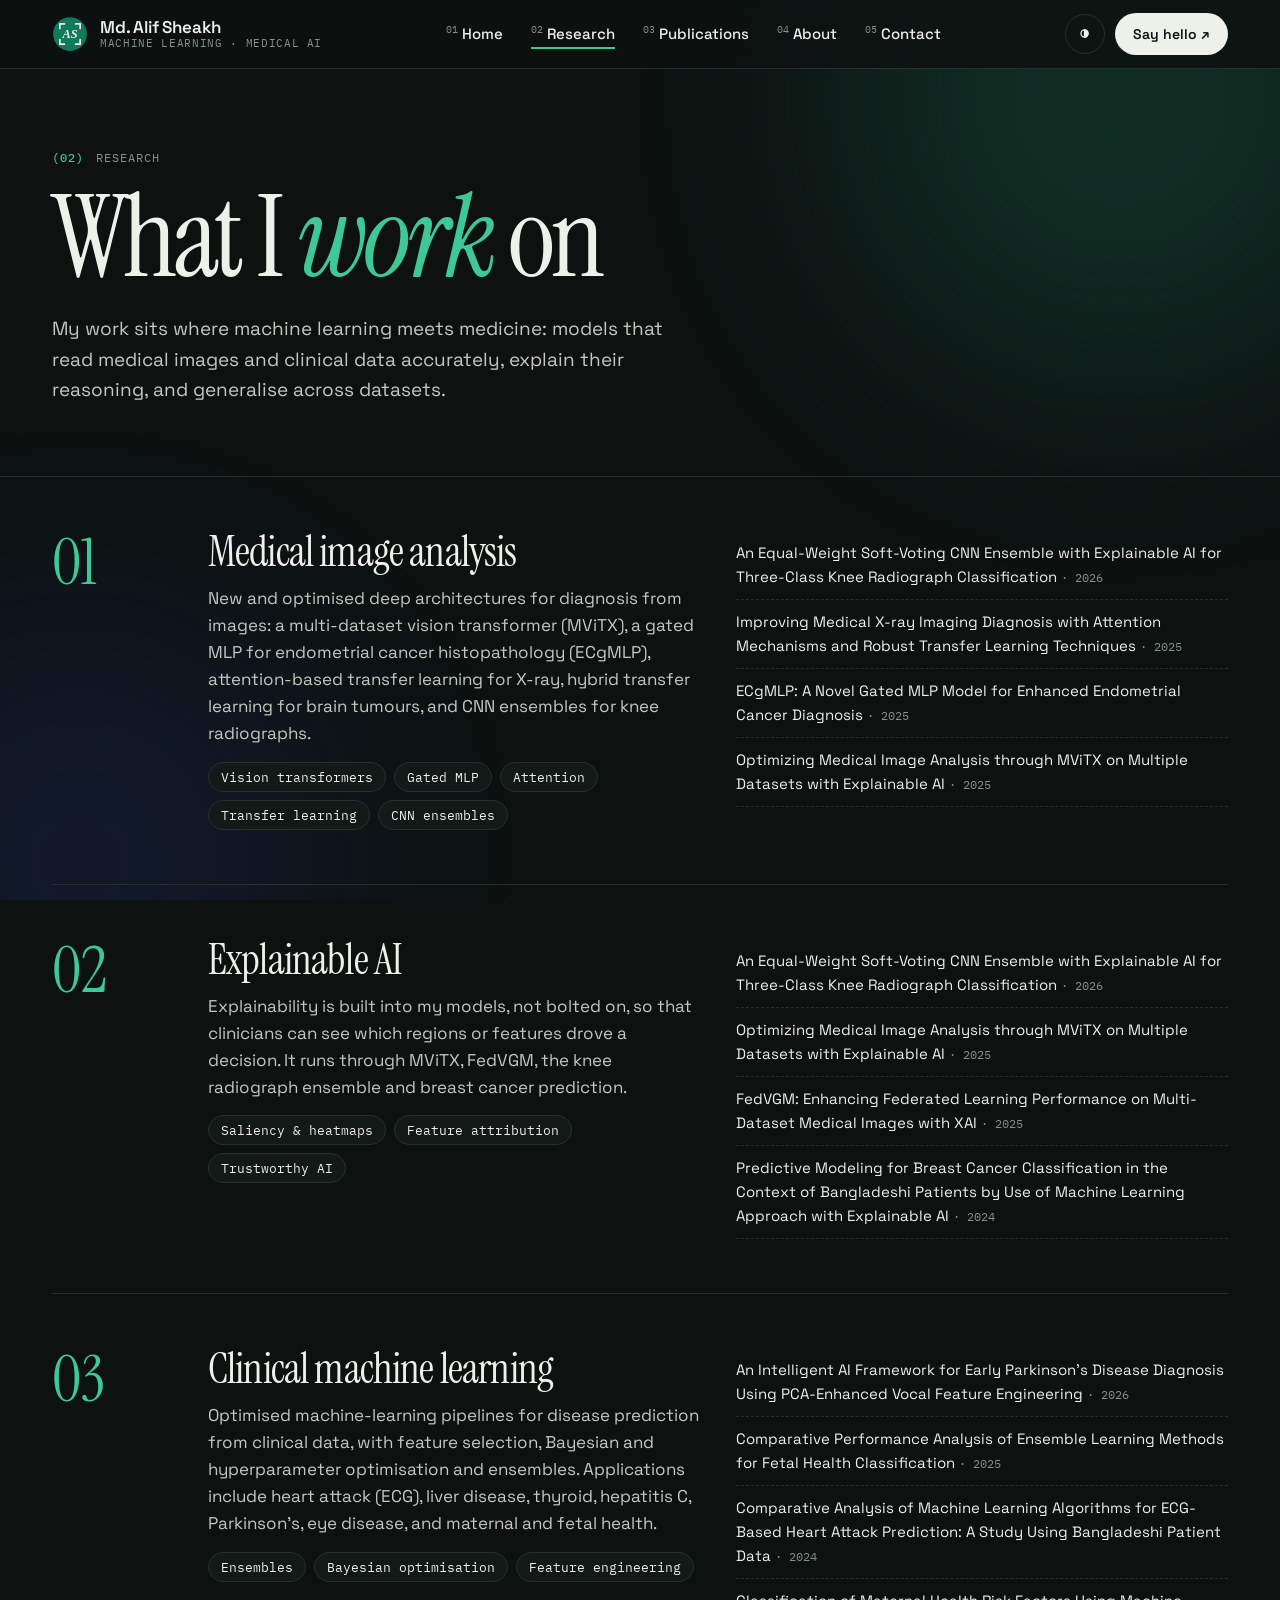
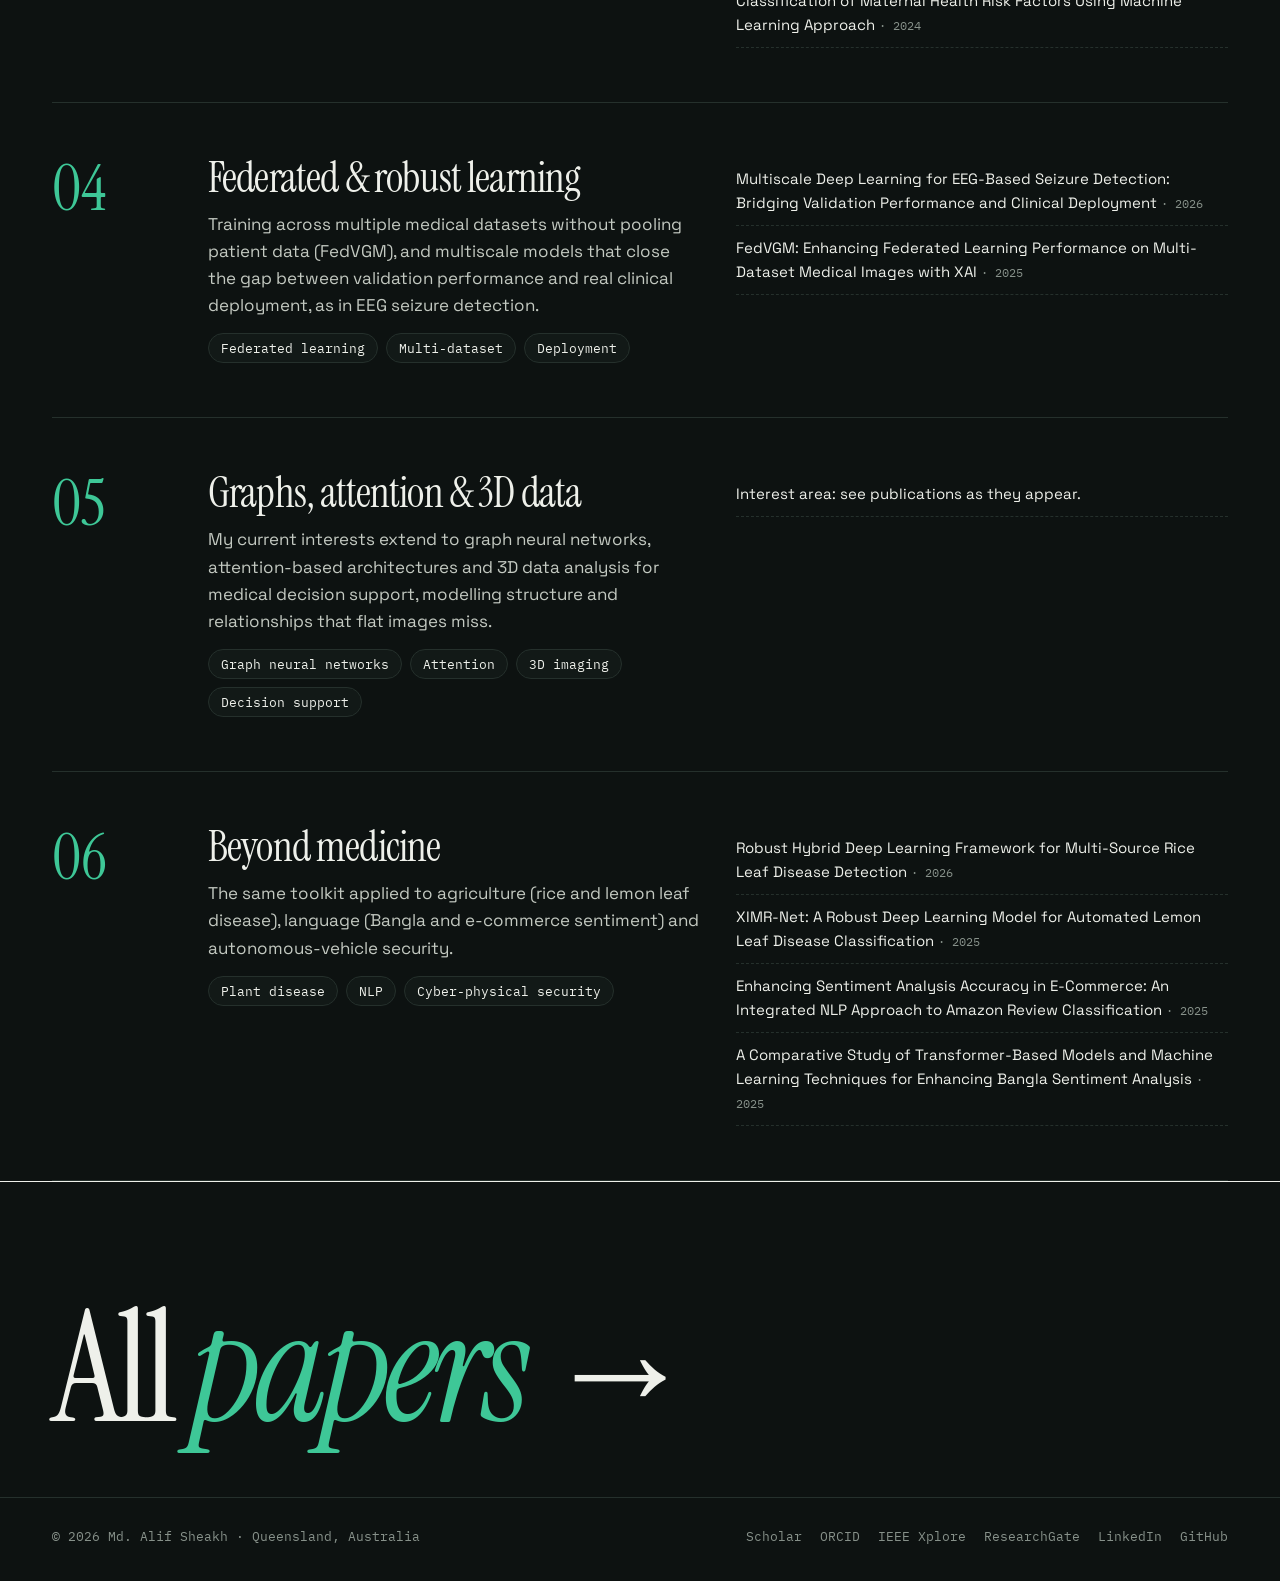
<file: research.html>
<!DOCTYPE html>
<html lang="en">
<head>
<meta charset="utf-8"><meta name="viewport" content="width=device-width, initial-scale=1">
<title>Research — Md. Alif Sheakh</title>
<meta name="description" content="Research areas of Md. Alif Sheakh: medical image analysis, explainable AI, clinical machine learning, federated learning, graph neural networks.">
<meta property="og:title" content="Research — Md. Alif Sheakh"><meta property="og:description" content="Research areas of Md. Alif Sheakh: medical image analysis, explainable AI, clinical machine learning, federated learning, graph neural networks.">
<link rel="icon" href="favicon.svg" type="image/svg+xml">
<link rel="preconnect" href="https://fonts.googleapis.com"><link rel="preconnect" href="https://fonts.gstatic.com" crossorigin>
<link href="https://fonts.googleapis.com/css2?family=Instrument+Serif:ital@0;1&family=Space+Grotesk:wght@400;500;600&family=IBM+Plex+Mono:wght@400;500&display=swap" rel="stylesheet">
<link rel="stylesheet" href="assets/style.css">
</head>
<body>

<header class="ph"><div class="wrap">
  <div class="crumb"><b>(02)</b> Research</div>
  <h1 class="rv">What I <i>work</i> on</h1>
  <p class="rv d1">My work sits where machine learning meets medicine: models that read medical images and clinical data accurately, explain their reasoning, and generalise across datasets.</p>
</div></header>
<main class="wrap">
  <div class="rd rv" id="imaging"><div class="n">01</div>
    <div><h3>Medical image analysis</h3><p>New and optimised deep architectures for diagnosis from images: a multi-dataset vision transformer (MViTX), a gated MLP for endometrial cancer histopathology (ECgMLP), attention-based transfer learning for X-ray, hybrid transfer learning for brain tumours, and CNN ensembles for knee radiographs.</p>
      <div class="tags"><span class="tag">Vision transformers</span><span class="tag">Gated MLP</span><span class="tag">Attention</span><span class="tag">Transfer learning</span><span class="tag">CNN ensembles</span></div></div>
    <ul class="papers" data-q="mvitx|ecgmlp|x-ray|brain tumor|knee"></ul></div>
  <div class="rd rv" id="xai"><div class="n">02</div>
    <div><h3>Explainable AI</h3><p>Explainability is built into my models, not bolted on, so that clinicians can see which regions or features drove a decision. It runs through MViTX, FedVGM, the knee radiograph ensemble and breast cancer prediction.</p>
      <div class="tags"><span class="tag">Saliency &amp; heatmaps</span><span class="tag">Feature attribution</span><span class="tag">Trustworthy AI</span></div></div>
    <ul class="papers" data-q="explainable|xai"></ul></div>
  <div class="rd rv" id="ml"><div class="n">03</div>
    <div><h3>Clinical machine learning</h3><p>Optimised machine-learning pipelines for disease prediction from clinical data, with feature selection, Bayesian and hyperparameter optimisation and ensembles. Applications include heart attack (ECG), liver disease, thyroid, hepatitis C, Parkinson’s, eye disease, and maternal and fetal health.</p>
      <div class="tags"><span class="tag">Ensembles</span><span class="tag">Bayesian optimisation</span><span class="tag">Feature engineering</span></div></div>
    <ul class="papers" data-q="heart attack|liver|thyroid|hepatitis|parkinson|maternal|fetal"></ul></div>
  <div class="rd rv" id="privacy"><div class="n">04</div>
    <div><h3>Federated &amp; robust learning</h3><p>Training across multiple medical datasets without pooling patient data (FedVGM), and multiscale models that close the gap between validation performance and real clinical deployment, as in EEG seizure detection.</p>
      <div class="tags"><span class="tag">Federated learning</span><span class="tag">Multi-dataset</span><span class="tag">Deployment</span></div></div>
    <ul class="papers" data-q="federated|seizure"></ul></div>
  <div class="rd rv" id="next"><div class="n">05</div>
    <div><h3>Graphs, attention &amp; 3D data</h3><p>My current interests extend to graph neural networks, attention-based architectures and 3D data analysis for medical decision support, modelling structure and relationships that flat images miss.</p>
      <div class="tags"><span class="tag">Graph neural networks</span><span class="tag">Attention</span><span class="tag">3D imaging</span><span class="tag">Decision support</span></div></div>
    <ul><li>Interest area: see publications as they appear.</li></ul></div>
  <div class="rd rv" id="beyond"><div class="n">06</div>
    <div><h3>Beyond medicine</h3><p>The same toolkit applied to agriculture (rice and lemon leaf disease), language (Bangla and e-commerce sentiment) and autonomous-vehicle security.</p>
      <div class="tags"><span class="tag">Plant disease</span><span class="tag">NLP</span><span class="tag">Cyber-physical security</span></div></div>
    <ul class="papers" data-q="leaf|sentiment|autonomous"></ul></div>
</main>
<section class="closing"><div class="wrap"><a class="big rv" href="publications.html">All <i>papers</i> <span>→</span></a></div></section>
<script src="assets/main.js"></script>
<script src="assets/pubs.js"></script>
<script>
loadPublications(d => {
  document.querySelectorAll("ul.papers").forEach(ul => {
    const re = new RegExp(ul.dataset.q, "i");
    const ps = d.pubs.filter(p => re.test(p.title)).sort((a,b)=>b.year-a.year).slice(0,4);
    ul.innerHTML = ps.map(p => `<li><a href="${p.doi?'https://doi.org/'+p.doi:'publications.html'}" target="_blank" rel="noopener">${esc(p.title)}</a> <span class="mono" style="color:var(--muted);font-size:12px">· ${p.year}</span>${p.cites!=null?`<span class="cc">${p.cites} cites</span>`:''}</li>`).join("");
  });
});
</script>
</body>
</html>
</file>
<file: assets/style.css>
/* ============ Md. Alif Sheakh — editorial portfolio ============ */
:root{
  --paper:#0d1211; --paper2:#141b19; --card:#121917; --ink:#eef0ea; --ink2:#c3c9c1; --muted:#87918a; --line:#25302c;
  --accent:#3ec797; --accent-soft:#163128; --navy:#8fa6ff; --mint:#3ec797;
  --on-accent:#06140f; --serif:'Instrument Serif',Georgia,'Times New Roman',serif; --sans:'Space Grotesk',system-ui,sans-serif; --mono:'IBM Plex Mono',ui-monospace,monospace;
  --ease:cubic-bezier(.7,0,.2,1); --soft:cubic-bezier(.2,.7,.2,1);
}
[data-theme="light"]{--on-accent:#fff;--paper:#f3efe6;--paper2:#ebe5d8;--card:#fbf9f4;--ink:#121212;--ink2:#3b3a36;--muted:#77736a;--line:#d9d2c2;--accent:#0f7a5c;--accent-soft:#dcebe4;--navy:#1e3a8a;--mint:#0f7a5c}
*{box-sizing:border-box}
html{scroll-behavior:smooth}
body{margin:0;background:var(--paper);color:var(--ink);font:17px/1.6 var(--sans);-webkit-font-smoothing:antialiased;overflow-x:hidden;transition:background .4s,color .4s}
a{color:inherit;text-decoration:none}
::selection{background:var(--accent);color:#fff}
.wrap{max-width:1240px;margin:0 auto;padding:0 32px}
.mono{font-family:var(--mono)}
em.it,.it{font-family:var(--serif);font-style:italic;font-weight:400}

/* ---------- top bar ---------- */
.bar{position:fixed;top:0;left:0;right:0;z-index:60;border-bottom:1px solid var(--line);background:color-mix(in srgb,var(--paper) 86%,transparent);backdrop-filter:blur(10px)}
.bar .wrap{display:flex;align-items:center;justify-content:space-between;height:68px;gap:20px}
.logo{display:flex;align-items:center;gap:12px;font-weight:600;letter-spacing:-.01em}
.logo img{width:36px;height:36px;transition:transform .8s var(--soft)}
.logo:hover img{transform:rotate(90deg)}
.logo .nm{line-height:1.1}.logo .nm small{display:block;font:400 11px var(--mono);color:var(--muted);letter-spacing:.06em}
.links{display:flex;gap:28px;list-style:none;margin:0;padding:0}
.links a{position:relative;font-size:15px;font-weight:500;padding:6px 0}
.links a sup{font:400 10px var(--mono);color:var(--muted);margin-right:4px}
.links a::after{content:"";position:absolute;left:0;right:0;bottom:0;height:2px;background:var(--accent);transform:scaleX(0);transform-origin:right;transition:transform .45s var(--ease)}
.links a:hover::after,.links a.active::after{transform:scaleX(1);transform-origin:left}
.tools{display:flex;gap:10px;align-items:center}
.round{width:40px;height:40px;border-radius:50%;border:1px solid var(--line);background:transparent;color:var(--ink);display:grid;place-items:center;cursor:pointer;transition:background .3s,border-color .3s}
.round:hover{background:var(--ink);color:var(--paper);border-color:var(--ink)}
.round svg{width:17px;height:17px}
.pill-btn{display:inline-flex;align-items:center;gap:8px;padding:10px 18px;border-radius:999px;background:var(--ink);color:var(--paper);font-weight:600;font-size:14px;transition:background .3s}
.pill-btn:hover{background:var(--accent);color:var(--on-accent)}
.menu-btn{display:none}
@media(max-width:920px){
  .links{position:fixed;inset:68px 0 auto 0;flex-direction:column;gap:0;background:var(--paper);border-bottom:1px solid var(--line);padding:10px 32px 22px;clip-path:inset(0 0 100% 0);transition:clip-path .5s var(--ease)}
  .links.open{clip-path:inset(0)}
  .links a{display:block;font:400 34px var(--serif);padding:8px 0}
  .links a::after{display:none}
  .menu-btn{display:grid}.tools .pill-btn{display:none}
  .logo .nm small{display:none}
}

/* ---------- hero ---------- */
.hero{position:relative;min-height:100vh;padding:118px 0 60px;display:flex;flex-direction:column;justify-content:center}
.hero-top{display:flex;justify-content:space-between;align-items:center;font:400 12px var(--mono);letter-spacing:.08em;color:var(--muted);text-transform:uppercase;border-bottom:1px solid var(--line);padding-bottom:14px;margin-bottom:34px;gap:14px;flex-wrap:wrap}

@keyframes pulse{50%{opacity:.25}}
.hero-grid{display:grid;grid-template-columns:minmax(0,1.15fr) minmax(0,.85fr);gap:48px;align-items:center}
.hero-grid > div{min-width:0}
.hero h1{font:400 clamp(64px,10.5vw,158px)/.86 var(--serif);letter-spacing:-.035em;margin:0}
.hero h1 .w{display:block;overflow:hidden;padding-bottom:.06em}
.hero h1 .w span{display:inline-block;transform:translateY(105%);animation:up 1.2s var(--ease) .5s forwards}
.hero h1 .w:nth-child(2) span{animation-delay:.62s}
.hero h1 .accent{font-style:italic;color:var(--accent)}
@keyframes up{to{transform:none}}

.swap{margin:30px 0 0;display:flex;align-items:baseline;gap:14px;flex-wrap:wrap}
.swap .lbl{font:400 12px var(--mono);letter-spacing:.1em;text-transform:uppercase;color:var(--muted);border:1px solid var(--line);border-radius:999px;padding:5px 11px}
.swap-box{display:grid;font:500 clamp(20px,2.1vw,27px)/1.3 var(--sans);letter-spacing:-.015em;min-width:0;flex:1}
.swap-box span{grid-area:1/1;opacity:0;filter:blur(10px);transform:translateY(10px);transition:opacity .6s var(--soft),filter .6s var(--soft),transform .6s var(--soft)}
.swap-box span.on{opacity:1;filter:none;transform:none}
.swap-box b{font-weight:500;color:var(--navy)}

.lede{font-size:18px;color:var(--ink2);max-width:560px;margin:22px 0 32px}
.cta-row{display:flex;flex-wrap:wrap;gap:12px}
.btn{position:relative;display:inline-flex;align-items:center;gap:12px;padding:15px 24px;border-radius:999px;border:1px solid var(--ink);font-weight:600;font-size:15px;overflow:hidden;isolation:isolate;transition:color .45s var(--ease)}
.btn::before{content:"";position:absolute;inset:0;background:var(--ink);border-radius:inherit;transform:translateY(101%);transition:transform .45s var(--ease);z-index:-1}
.btn:hover{color:var(--paper)}
.btn:hover::before{transform:none}
.btn.fill{background:var(--accent);border-color:var(--accent);color:var(--on-accent)}
.btn.fill::before{background:var(--ink)}
.btn.fill:hover{color:var(--paper)}
.btn svg{width:18px;height:18px;transition:transform .45s var(--ease)}
.btn:hover svg{transform:translateX(4px) rotate(-45deg)}

@media(max-width:920px){.hero-grid{grid-template-columns:1fr}}

/* live citations panel (hero) */
.live{position:relative;border:1px solid var(--line);background:var(--card);border-radius:22px;padding:26px 26px 18px;box-shadow:0 1px 0 var(--line),0 24px 60px -30px rgba(15,60,45,.35)}
.live-h{display:flex;justify-content:space-between;align-items:center;font:500 12px var(--mono);letter-spacing:.06em;text-transform:uppercase;color:var(--muted)}
.live-h .dot{display:inline-flex;align-items:center;gap:8px;color:var(--accent)}
.live-h .dot i{width:8px;height:8px;border-radius:50%;background:var(--accent);box-shadow:0 0 0 0 color-mix(in srgb,var(--accent) 60%,transparent);animation:ping 1.8s infinite}
@keyframes ping{70%{box-shadow:0 0 0 9px transparent}100%{box-shadow:0 0 0 0 transparent}}
.live-big{display:flex;align-items:flex-end;justify-content:space-between;gap:16px;margin:18px 0 6px}
.live-big b{font:400 clamp(64px,7vw,96px)/.85 var(--serif);letter-spacing:-.03em}
.live-big small{display:block;font:400 12px var(--mono);color:var(--muted);margin-top:8px;text-transform:uppercase;letter-spacing:.06em}
.spark{display:flex;align-items:flex-end;gap:5px;height:64px}
.spark i{width:14px;border-radius:3px 3px 1px 1px;background:var(--accent-soft);transform-origin:bottom;animation:grow .9s var(--soft) both}
.spark i:last-child{background:var(--accent)}
.live-k{display:grid;grid-template-columns:repeat(3,1fr);border-top:1px solid var(--line);border-bottom:1px solid var(--line);margin:14px 0 6px}
.live-k div{padding:12px 0;text-align:center;border-right:1px solid var(--line)}.live-k div:last-child{border-right:0}
.live-k b{display:block;font:400 30px/1 var(--serif)}.live-k span{font:400 11px var(--mono);color:var(--muted);text-transform:uppercase}
.live-l h5{margin:14px 0 4px;font:500 11.5px var(--mono);letter-spacing:.1em;text-transform:uppercase;color:var(--muted)}
.lp{display:grid;grid-template-columns:1fr auto;gap:14px;align-items:center;padding:11px 0;border-bottom:1px dashed var(--line)}
.lp:last-child{border-bottom:0}
.lp a{font-size:14.5px;line-height:1.35;font-weight:500;display:-webkit-box;-webkit-line-clamp:2;-webkit-box-orient:vertical;overflow:hidden}
.lp a:hover{color:var(--accent)}
.lp small{display:block;font:400 11.5px var(--mono);color:var(--muted);margin-top:3px}
.cite-chip{font:500 13px var(--mono);padding:5px 10px;border-radius:999px;background:var(--accent-soft);color:var(--accent);white-space:nowrap;transition:background .4s}
.cite-chip.bump{background:var(--accent);color:var(--on-accent)}
.upd{font:400 11.5px var(--mono);color:var(--muted);margin-top:12px;display:flex;justify-content:space-between}

/* most cited leaderboard */
.board{border-top:1px solid var(--ink)}
.bd{display:grid;grid-template-columns:48px 1fr 220px 70px;gap:20px;align-items:center;padding:20px 0;border-bottom:1px solid var(--line)}
.bd .r{font:400 32px/1 var(--serif);color:var(--muted)}
.bd a{font-weight:500;font-size:16.5px;line-height:1.35}.bd a:hover{color:var(--accent)}
.bd small{display:block;font:400 12.5px var(--mono);color:var(--muted);margin-top:4px}
.bd .bar{height:8px;border-radius:8px;background:var(--paper2);overflow:hidden}
.bd .bar i{display:block;height:100%;background:var(--accent);border-radius:8px;transform-origin:left;animation:growx 1.2s var(--soft) both}
@keyframes growx{from{transform:scaleX(0)}}
.bd .n{font:400 34px/1 var(--serif);text-align:right}
@media(max-width:760px){.bd{grid-template-columns:36px 1fr 56px}.bd .bar{display:none}}

/* ---------- stats strip ---------- */
.strip{display:grid;grid-template-columns:repeat(4,1fr);border-top:1px solid var(--ink);border-bottom:1px solid var(--line)}
.strip div{padding:26px 22px 22px;border-right:1px solid var(--line)}
.strip div:last-child{border-right:0}
.strip b{display:block;font:400 clamp(48px,6vw,84px)/.9 var(--serif);letter-spacing:-.03em}
.strip span{display:flex;justify-content:space-between;font:400 12px var(--mono);color:var(--muted);text-transform:uppercase;letter-spacing:.06em;margin-top:12px}
.strip span em{font-style:normal;color:var(--mint)}
@media(max-width:760px){.strip{grid-template-columns:1fr 1fr}.strip div:nth-child(2){border-right:0}.strip div:nth-child(-n+2){border-bottom:1px solid var(--line)}}
.note{font:400 12px var(--mono);color:var(--muted);margin:12px 0 0}

/* ---------- big marquee ---------- */
.marq{overflow:hidden;padding:34px 0;border-bottom:1px solid var(--line)}
.marq .tr{display:flex;width:max-content;animation:mq 38s linear infinite}
.marq span{font:400 clamp(44px,6vw,86px)/1 var(--serif);white-space:nowrap;padding-right:42px}
.marq span:nth-child(even){font-style:italic;color:var(--accent)}
.marq span::after{content:"✳";font:400 .45em var(--sans);color:var(--ink);margin-left:42px;vertical-align:.5em}
@keyframes mq{to{transform:translateX(-50%)}}

/* ---------- sections ---------- */
section.s{padding:120px 0}
.sh{display:grid;grid-template-columns:200px 1fr;gap:32px;margin-bottom:56px;align-items:start}
.sh .no{font:400 13px var(--mono);color:var(--muted);padding-top:12px;border-top:1px solid var(--ink)}
.sh h2{font:400 clamp(44px,5.6vw,84px)/.95 var(--serif);letter-spacing:-.03em;margin:0}
.sh h2 i{color:var(--accent)}
.sh p{color:var(--ink2);max-width:560px;margin:18px 0 0}
@media(max-width:760px){.sh{grid-template-columns:1fr;gap:12px}}

/* research rows (accordion-like) */
.rows{border-top:1px solid var(--ink)}
.row{display:grid;grid-template-columns:80px 1fr 1.1fr 48px;gap:24px;align-items:center;padding:30px 0;border-bottom:1px solid var(--line);position:relative;transition:padding .5s var(--ease)}
.row::before{content:"";position:absolute;inset:0;background:var(--ink);transform:scaleY(0);transform-origin:bottom;transition:transform .5s var(--ease);z-index:-1}
.row:hover{color:var(--paper);padding-left:18px;padding-right:18px}
.row:hover::before{transform:scaleY(1)}
.row:hover p{color:color-mix(in srgb,var(--paper) 75%,transparent)}
.row .n{font:400 13px var(--mono);color:var(--muted)}
.row h3{font:400 clamp(30px,3.4vw,46px)/1 var(--serif);letter-spacing:-.02em;margin:0}
.row p{margin:0;color:var(--ink2);font-size:15.5px;transition:color .4s}
.row .ar{width:44px;height:44px;border-radius:50%;border:1px solid currentColor;display:grid;place-items:center;transition:transform .5s var(--ease),background .4s}
.row:hover .ar{transform:rotate(-45deg);background:var(--accent);border-color:var(--accent);color:var(--on-accent)}
.row .ar svg{width:18px;height:18px}
.rows{isolation:isolate}
@media(max-width:860px){.row{grid-template-columns:50px 1fr;gap:10px 16px}.row p{grid-column:2}.row .ar{display:none}}

/* featured papers */
.feat{display:grid;grid-template-columns:repeat(3,1fr);gap:0;border-top:1px solid var(--ink)}
.fp{padding:28px 26px 30px;border-right:1px solid var(--line);display:flex;flex-direction:column;min-height:340px;transition:background .4s}
.fp:last-child{border-right:0}
.fp:hover{background:var(--card)}
.fp .k{display:flex;justify-content:space-between;font:400 12px var(--mono);color:var(--muted);text-transform:uppercase;letter-spacing:.05em}
.fp .k b{color:var(--accent);font-weight:500}
.fp h3{font:400 30px/1.08 var(--serif);letter-spacing:-.015em;margin:26px 0 auto}
.fp .v{margin-top:26px;font-size:14px;color:var(--ink2)}
.fp .v i{font-family:var(--sans);font-style:italic}
.fp .go{margin-top:14px;font:500 13px var(--mono);display:inline-flex;gap:8px;align-items:center}
.fp:hover .go{color:var(--accent)}
@media(max-width:900px){.feat{grid-template-columns:1fr}.fp{border-right:0;border-bottom:1px solid var(--line);min-height:0}}

/* horizontal timeline */
.htl{display:grid;grid-template-columns:repeat(4,1fr);border-top:1px solid var(--ink);position:relative}
.htl .st{padding:26px 22px 10px 0;position:relative}
.htl .st::before{content:"";position:absolute;top:-6px;left:0;width:11px;height:11px;border-radius:50%;background:var(--paper);border:2px solid var(--ink)}
.htl .st.now::before{background:var(--accent);border-color:var(--accent)}
.htl .y{font:400 12px var(--mono);color:var(--muted);letter-spacing:.05em}
.htl h4{font:400 26px/1.08 var(--serif);margin:10px 0 6px}
.htl p{margin:0;font-size:14.5px;color:var(--ink2)}
@media(max-width:860px){.htl{grid-template-columns:1fr 1fr;gap:20px}}

/* closing band */
.closing{padding:120px 0 60px;border-top:1px solid var(--ink)}
.closing a.big{display:block;font:400 clamp(64px,12vw,190px)/.88 var(--serif);letter-spacing:-.04em}
.closing a.big i{color:var(--accent)}
.closing a.big span{display:inline-block;transition:transform .6s var(--ease)}
.closing a.big:hover span{transform:translateX(24px) rotate(-8deg)}
.closing p{color:var(--ink2);max-width:460px}

/* footer */
.foot{border-top:1px solid var(--line);padding:30px 0 36px;font:400 13px var(--mono);color:var(--muted)}
.foot .wrap{display:flex;justify-content:space-between;gap:20px;flex-wrap:wrap;align-items:center}
.foot nav{display:flex;gap:18px;flex-wrap:wrap}
.foot nav a:hover{color:var(--accent)}

/* inner page header */
.ph{padding:150px 0 70px;border-bottom:1px solid var(--line)}
.ph .crumb{font:400 12px var(--mono);letter-spacing:.08em;text-transform:uppercase;color:var(--muted);display:flex;gap:12px;align-items:center;margin-bottom:22px}
.ph .crumb b{color:var(--accent);font-weight:500}
.ph h1{font:400 clamp(60px,9vw,138px)/.88 var(--serif);letter-spacing:-.035em;margin:0}
.ph h1 i{color:var(--accent)}
.ph p{font-size:19px;color:var(--ink2);max-width:640px;margin:26px 0 0}

/* research detail */
.rd{display:grid;grid-template-columns:120px 1fr 1fr;gap:36px;padding:54px 0;border-bottom:1px solid var(--line)}
.rd .n{font:400 64px/1 var(--serif);color:var(--accent)}
.rd h3{font:400 42px/1 var(--serif);letter-spacing:-.02em;margin:0 0 12px}
.rd p{margin:0 0 14px;color:var(--ink2)}
.rd .tags{display:flex;flex-wrap:wrap;gap:8px;align-content:start}
.tag{font:400 12.5px var(--mono);padding:6px 12px;border:1px solid var(--line);border-radius:999px;background:var(--card)}
.rd ul{margin:0;padding:0;list-style:none}
.rd li{padding:10px 0;border-bottom:1px dashed var(--line);font-size:15px}
.rd li a:hover{color:var(--accent)}
@media(max-width:860px){.rd{grid-template-columns:1fr;gap:12px}.rd .n{font-size:44px}}

/* publications */
.chart{display:flex;align-items:flex-end;gap:6px;height:120px;padding:0 0 0;border-bottom:1px solid var(--ink)}
.chart .c{flex:1;display:flex;flex-direction:column;align-items:center;justify-content:flex-end;height:100%}
.chart .c i{display:block;width:100%;background:var(--ink);transform-origin:bottom;animation:grow 1s var(--ease) both}
.chart .c:last-child i{background:var(--accent)}
.chart .c b{font:400 12px var(--mono);margin-bottom:6px}
.chart-x{display:flex;gap:6px;font:400 12px var(--mono);color:var(--muted);margin-top:8px}
.chart-x span{flex:1;text-align:center}
@keyframes grow{from{transform:scaleY(0)}}
.pub-grid{display:grid;grid-template-columns:1fr 1.6fr;gap:48px;align-items:end;margin:60px 0 34px}
@media(max-width:860px){.pub-grid{grid-template-columns:1fr}}
.tabs{display:flex;flex-wrap:wrap;gap:4px 22px;border-bottom:1px solid var(--line);padding-bottom:0;margin-bottom:10px}
.tabs button{background:none;border:0;color:var(--muted);font:500 15px var(--sans);padding:12px 0;cursor:pointer;position:relative}
.tabs button sup{font:400 10px var(--mono);margin-left:3px}
.tabs button[aria-pressed="true"]{color:var(--ink)}
.tabs button[aria-pressed="true"]::after{content:"";position:absolute;left:0;right:0;bottom:-1px;height:2px;background:var(--accent)}
.tools-row{display:flex;gap:12px;align-items:center;margin:18px 0 6px;flex-wrap:wrap}
.tools-row input,.tools-row select{font:15px var(--sans);color:var(--ink);background:var(--card);border:1px solid var(--line);border-radius:999px;padding:11px 18px}
.tools-row input{flex:1;min-width:220px}
.yrh{font:400 54px/1 var(--serif);letter-spacing:-.02em;margin:54px 0 0;padding-bottom:10px;border-bottom:1px solid var(--ink);display:flex;justify-content:space-between;align-items:baseline}
.yrh small{font:400 12px var(--mono);color:var(--muted)}
.pe{display:grid;grid-template-columns:64px 1fr 110px;gap:22px;padding:28px 0;border-bottom:1px solid var(--line)}
.pe .ix{font:400 13px var(--mono);color:var(--muted);padding-top:6px}
.pe h3{font:500 19px/1.38 var(--sans);letter-spacing:-.01em;margin:0}
.pe h3 a{background-image:linear-gradient(var(--accent),var(--accent));background-size:0 2px;background-repeat:no-repeat;background-position:0 100%;transition:background-size .5s var(--ease)}
.pe h3 a:hover{background-size:100% 2px}
.pe .au{font-size:14.5px;color:var(--muted);margin:8px 0 4px}
.pe .au b{color:var(--ink);font-weight:600}
.pe .src{font-size:14.5px;color:var(--ink2)}
.pe .src i{font-style:italic}
.pe .ac{display:flex;flex-wrap:wrap;gap:8px;margin-top:14px;align-items:center}
.pe .ty{font:500 11px var(--mono);text-transform:uppercase;letter-spacing:.07em;padding:4px 9px;border-radius:4px;background:var(--ink);color:var(--paper)}
.pe .ty.conference{background:var(--navy);color:#fff}.pe .ty.chapter{background:var(--mint);color:#fff}.pe .ty.review,.pe .ty.preprint{background:var(--paper2);color:var(--ink)}
.pe .ty.first{background:var(--accent);color:var(--on-accent)}
.ab{font:400 12.5px var(--mono);padding:5px 12px;border-radius:999px;border:1px solid var(--line);background:transparent;color:var(--ink);cursor:pointer;transition:.25s}
.ab:hover,.ab[aria-expanded="true"]{background:var(--ink);color:var(--paper);border-color:var(--ink)}
.ab.oa{border-color:var(--mint);color:var(--mint)}
.ab.oa:hover{background:var(--mint);color:#fff}
.pe .cn{text-align:right}
.pe .cn b{display:block;font:400 46px/1 var(--serif)}
.pe .cn span{font:400 11px var(--mono);color:var(--muted);letter-spacing:.06em}
.pnl{display:none;margin-top:16px;padding:18px 20px;background:var(--card);border:1px solid var(--line);border-radius:14px;font-size:15px;line-height:1.75;color:var(--ink2)}
.pnl.open{display:block;animation:fade .4s var(--soft)}
@keyframes fade{from{opacity:0;transform:translateY(-6px)}}
.pnl pre{white-space:pre-wrap;font:12.5px/1.6 var(--mono);color:var(--ink);background:var(--paper);border:1px solid var(--line);border-radius:10px;padding:12px;margin:8px 0 0}
.pnl .h{display:flex;justify-content:space-between;align-items:center;margin-top:12px}
.pnl .h:first-child{margin-top:0}
.pnl h5{margin:0;font:500 11.5px var(--mono);letter-spacing:.1em;color:var(--accent)}
@media(max-width:700px){.pe{grid-template-columns:1fr}.pe .ix{display:none}.pe .cn{text-align:left;display:flex;gap:10px;align-items:baseline}.pe .cn b{font-size:34px}}
.skel{height:110px;border-bottom:1px solid var(--line);background:linear-gradient(90deg,transparent,var(--paper2),transparent);background-size:200% 100%;animation:sk 1.3s infinite}
@keyframes sk{to{background-position:-200% 0}}

/* about */
.ab-grid{display:grid;grid-template-columns:.8fr 1.2fr;gap:64px;align-items:start}
@media(max-width:900px){.ab-grid{grid-template-columns:1fr;gap:36px}}
.portrait{position:sticky;top:110px;aspect-ratio:4/5;border-radius:4px;background:var(--ink);overflow:hidden;display:grid;place-items:center}
.portrait img.photo{width:100%;height:100%;object-fit:cover}
.portrait .mono-mark{font:italic 400 180px/1 var(--serif);color:var(--accent)}
.portrait .cap{position:absolute;left:16px;bottom:14px;right:16px;display:flex;justify-content:space-between;font:400 11px var(--mono);color:#bdb6a6;text-transform:uppercase;letter-spacing:.06em}
.lead-p{font:400 clamp(28px,3vw,40px)/1.18 var(--serif);letter-spacing:-.01em;margin:0 0 28px}
.lead-p i{color:var(--accent)}
.body-p p{color:var(--ink2);margin:0 0 16px}
.cv-list{border-top:1px solid var(--ink);margin-top:48px}
.cv-list h4{font:400 12px var(--mono);letter-spacing:.1em;text-transform:uppercase;color:var(--muted);margin:34px 0 6px}
.cv-item{display:grid;grid-template-columns:170px 1fr;gap:20px;padding:18px 0;border-bottom:1px solid var(--line)}
.cv-item .d{font:400 13px var(--mono);color:var(--muted);padding-top:4px}
.cv-item b{display:block;font:400 26px/1.1 var(--serif);font-weight:400}
.cv-item span{color:var(--ink2);font-size:15px}
@media(max-width:600px){.cv-item{grid-template-columns:1fr;gap:4px}}

/* contact */
.clist{border-top:1px solid var(--ink)}
.cl{display:grid;grid-template-columns:1fr auto;align-items:center;padding:28px 0;border-bottom:1px solid var(--line);gap:20px}
.cl .t{font:400 clamp(34px,5vw,64px)/1 var(--serif);letter-spacing:-.02em;transition:transform .5s var(--ease),color .3s}
.cl .s{font:400 13px var(--mono);color:var(--muted);text-align:right}
.cl:hover .t{transform:translateX(16px);color:var(--accent)}

/* reveal: content is visible by default; JS adds .js-reveal and fades items in */
.js-reveal .rv{opacity:0;transform:translateY(22px);transition:opacity .8s var(--soft),transform .8s var(--soft)}
.js-reveal .rv.in{opacity:1;transform:none}
.js-reveal .rv.d1{transition-delay:.08s}.js-reveal .rv.d2{transition-delay:.16s}.js-reveal .rv.d3{transition-delay:.24s}

@media(prefers-reduced-motion:reduce){
  *,*::before,*::after{animation-duration:.001ms!important;animation-iteration-count:1!important;transition-duration:.001ms!important}
  .js-reveal .rv{opacity:1;transform:none}
}

.rd li .cc{font:500 11.5px var(--mono);color:var(--accent);margin-left:6px}

/* ================= motion & photo additions ================= */
/* ambient background glow (dark) */
.glow-bg{position:fixed;inset:0;z-index:-1;pointer-events:none;overflow:hidden}
.glow-bg i{position:absolute;border-radius:50%;filter:blur(110px);opacity:.22;animation:float 26s ease-in-out infinite alternate}
.glow-bg i:nth-child(1){width:560px;height:560px;background:#1f8f6a;top:-180px;right:-120px}
.glow-bg i:nth-child(2){width:480px;height:480px;background:#2a3fa8;bottom:-200px;left:-160px;animation-duration:32s;opacity:.18}
[data-theme="light"] .glow-bg i{opacity:.12}
@keyframes float{to{transform:translate(-90px,70px) scale(1.12)}}

/* scroll progress */
.progress{position:fixed;top:0;left:0;height:2px;width:100%;background:var(--accent);transform-origin:left;transform:scaleX(0);z-index:70}

/* letter-by-letter name */
.hero h1 .w > span{transform:none;animation:none}
.hero h1 .w .ch{display:inline-block;opacity:0;transform:translateY(60%) rotate(6deg);animation:chIn .9s var(--soft) forwards}
@keyframes chIn{to{opacity:1;transform:none}}

/* hero visual: photo + floating chips + compact live card */
.hv{position:relative;max-width:470px;margin-left:auto;width:100%;padding:0 0 70px 40px}
.photo-frame{position:relative;border-radius:28px;padding:2px;background:conic-gradient(from var(--ang,0deg),var(--accent),transparent 30%,var(--navy),transparent 70%,var(--accent));animation:spinb 7s linear infinite}
@property --ang{syntax:"<angle>";initial-value:0deg;inherits:false}
@keyframes spinb{to{--ang:360deg}}
.photo-in{border-radius:26px;overflow:hidden;aspect-ratio:4/4.6;background:var(--paper2);transform-style:preserve-3d}
.photo-in img{width:100%;height:100%;object-fit:cover;object-position:50% 25%;display:block;animation:kb 18s ease-in-out infinite alternate;transform-origin:50% 35%}
@keyframes kb{to{transform:scale(1.07)}}
.tilt{transition:transform .5s var(--soft);will-change:transform}
.chip{position:absolute;z-index:3;display:flex;align-items:center;gap:10px;padding:10px 14px;border-radius:14px;background:color-mix(in srgb,var(--card) 88%,transparent);backdrop-filter:blur(10px);border:1px solid var(--line);box-shadow:0 14px 40px -18px rgba(0,0,0,.6);font:500 13px var(--sans);animation:bob 5s ease-in-out infinite}
.chip b{font:400 26px/1 var(--serif)}
.chip small{display:block;font:400 10.5px var(--mono);color:var(--muted);text-transform:uppercase;letter-spacing:.06em}
.chip .ic{width:34px;height:34px;border-radius:10px;display:grid;place-items:center;background:var(--accent-soft);color:var(--accent)}
.chip .ic svg{width:17px;height:17px}
.chip.a{top:8%;left:0;animation-delay:-1s}
.chip.b{top:44%;right:-22px;animation-delay:-3s}
@keyframes bob{50%{transform:translateY(-10px)}}
.hv .live{position:absolute;left:0;bottom:0;width:min(330px,82%);padding:18px 20px 14px;z-index:4;animation:rise .9s var(--soft) .5s both}
.hv .live .live-big{margin:10px 0 2px}.hv .live .live-big b{font-size:62px}
.hv .live .spark{height:46px}.hv .live .spark i{width:11px}
.hv .live .upd{margin-top:8px}
@keyframes rise{from{opacity:0;transform:translateY(30px)}}
@media(max-width:920px){.hv{margin:10px auto 0;padding:0 0 90px 0;max-width:400px}.chip.b{right:-6px}.chip.a{left:-6px}}

/* latest papers (live) section */
.latest-grid{display:grid;grid-template-columns:repeat(3,1fr);gap:18px}
.lc{position:relative;border:1px solid var(--line);border-radius:20px;padding:24px;background:var(--card);display:flex;flex-direction:column;min-height:230px;overflow:hidden;transition:transform .5s var(--soft),border-color .4s}
.lc::after{content:"";position:absolute;inset:0;background:radial-gradient(400px circle at var(--mx,50%) var(--my,0%),color-mix(in srgb,var(--accent) 14%,transparent),transparent 45%);opacity:0;transition:opacity .4s;pointer-events:none}
.lc:hover{transform:translateY(-6px);border-color:var(--accent)}
.lc:hover::after{opacity:1}
.lc .top{display:flex;justify-content:space-between;align-items:center;font:400 12px var(--mono);color:var(--muted)}
.lc h3{font:500 18px/1.4 var(--sans);margin:18px 0 auto}
.lc .v{margin-top:18px;font-size:13.5px;color:var(--ink2);font-style:italic}
@media(max-width:900px){.latest-grid{grid-template-columns:1fr}}

/* section heading word reveal */
.sh h2 .wd{display:inline-block;opacity:0;transform:translateY(40%);transition:opacity .7s var(--soft),transform .7s var(--soft)}
.sh.in h2 .wd{opacity:1;transform:none}

/* magnetic buttons */
.btn,.pill-btn{will-change:transform}

/* about portrait photo */
.portrait{background:var(--paper2)}
.portrait img.photo{animation:kb 18s ease-in-out infinite alternate}
.portrait::after{content:"";position:absolute;inset:0;background:linear-gradient(180deg,transparent 55%,rgba(0,0,0,.55));pointer-events:none}
.portrait .cap{z-index:2;color:#e9e6dc}

@media(prefers-reduced-motion:reduce){.hero h1 .w .ch{opacity:1;transform:none}.sh h2 .wd{opacity:1;transform:none}}

/* ---- round, smaller photo ---- */
.hv{max-width:420px;padding:10px 0 0 0;display:flex;flex-direction:column;align-items:center}
.photo-frame{width:min(290px,72vw);aspect-ratio:1;border-radius:50%;padding:3px;margin:0 auto}
.photo-frame::before{content:"";position:absolute;inset:-14px;border-radius:50%;border:1px dashed var(--line);animation:spinb2 40s linear infinite}
@keyframes spinb2{to{transform:rotate(360deg)}}
.photo-in{border-radius:50%;aspect-ratio:1}
.photo-in img{object-position:50% 22%}
.chip.a{top:16px;left:6px}
.chip.b{top:170px;right:0}
.hv .live{position:relative;left:auto;bottom:auto;width:100%;max-width:360px;margin-top:-22px}
@media(max-width:920px){.hv{padding:10px 0 0}.chip.a{left:0}.chip.b{right:0}}
/* About: round portrait */
.portrait{aspect-ratio:1;border-radius:50%;max-width:320px;width:100%;margin:0 auto;padding:3px;background:conic-gradient(from var(--ang,0deg),var(--accent),transparent 30%,var(--navy),transparent 70%,var(--accent));animation:spinb 7s linear infinite;overflow:visible;display:block}
.portrait img.photo{border-radius:50%;object-position:50% 22%;display:block}
.portrait::after,.portrait .cap{display:none}

/* ---- custom cursor (mouse only; page works normally without it) ---- */
.cur,.cur-ring,.cur-label{position:fixed;top:0;left:0;z-index:200;pointer-events:none;opacity:0;transition:opacity .3s}
.has-cursor .cur,.has-cursor .cur-ring{opacity:1}
.cur{width:8px;height:8px;margin:-4px 0 0 -4px;border-radius:50%;background:var(--accent);box-shadow:0 0 12px var(--accent)}
.cur-ring{width:40px;height:40px;margin:-20px 0 0 -20px;border-radius:50%;border:1.5px solid color-mix(in srgb,var(--accent) 70%,transparent);transition:opacity .3s,width .35s var(--soft),height .35s var(--soft),margin .35s var(--soft),background .35s,border-color .35s}
.cur-ring.hover{width:70px;height:70px;margin:-35px 0 0 -35px;background:color-mix(in srgb,var(--accent) 14%,transparent);border-color:var(--accent)}
.cur-ring.down{width:28px;height:28px;margin:-14px 0 0 -14px}
.cur-label{font:500 11px var(--mono);letter-spacing:.08em;text-transform:uppercase;color:var(--on-accent);background:var(--accent);padding:5px 9px;border-radius:999px;margin:18px 0 0 18px;white-space:nowrap}
.has-cursor .cur-label.show{opacity:1}
.cur-trail{position:fixed;top:0;left:0;width:5px;height:5px;margin:-2.5px 0 0 -2.5px;border-radius:50%;background:var(--accent);pointer-events:none;z-index:199;opacity:0}
.ripple{position:fixed;width:12px;height:12px;margin:-6px 0 0 -6px;border-radius:50%;border:2px solid var(--accent);pointer-events:none;z-index:199;animation:rip .6s var(--soft) forwards}
@keyframes rip{to{transform:scale(6);opacity:0}}
@media(hover:none),(pointer:coarse){.cur,.cur-ring,.cur-label,.cur-trail{display:none}}
</file>
